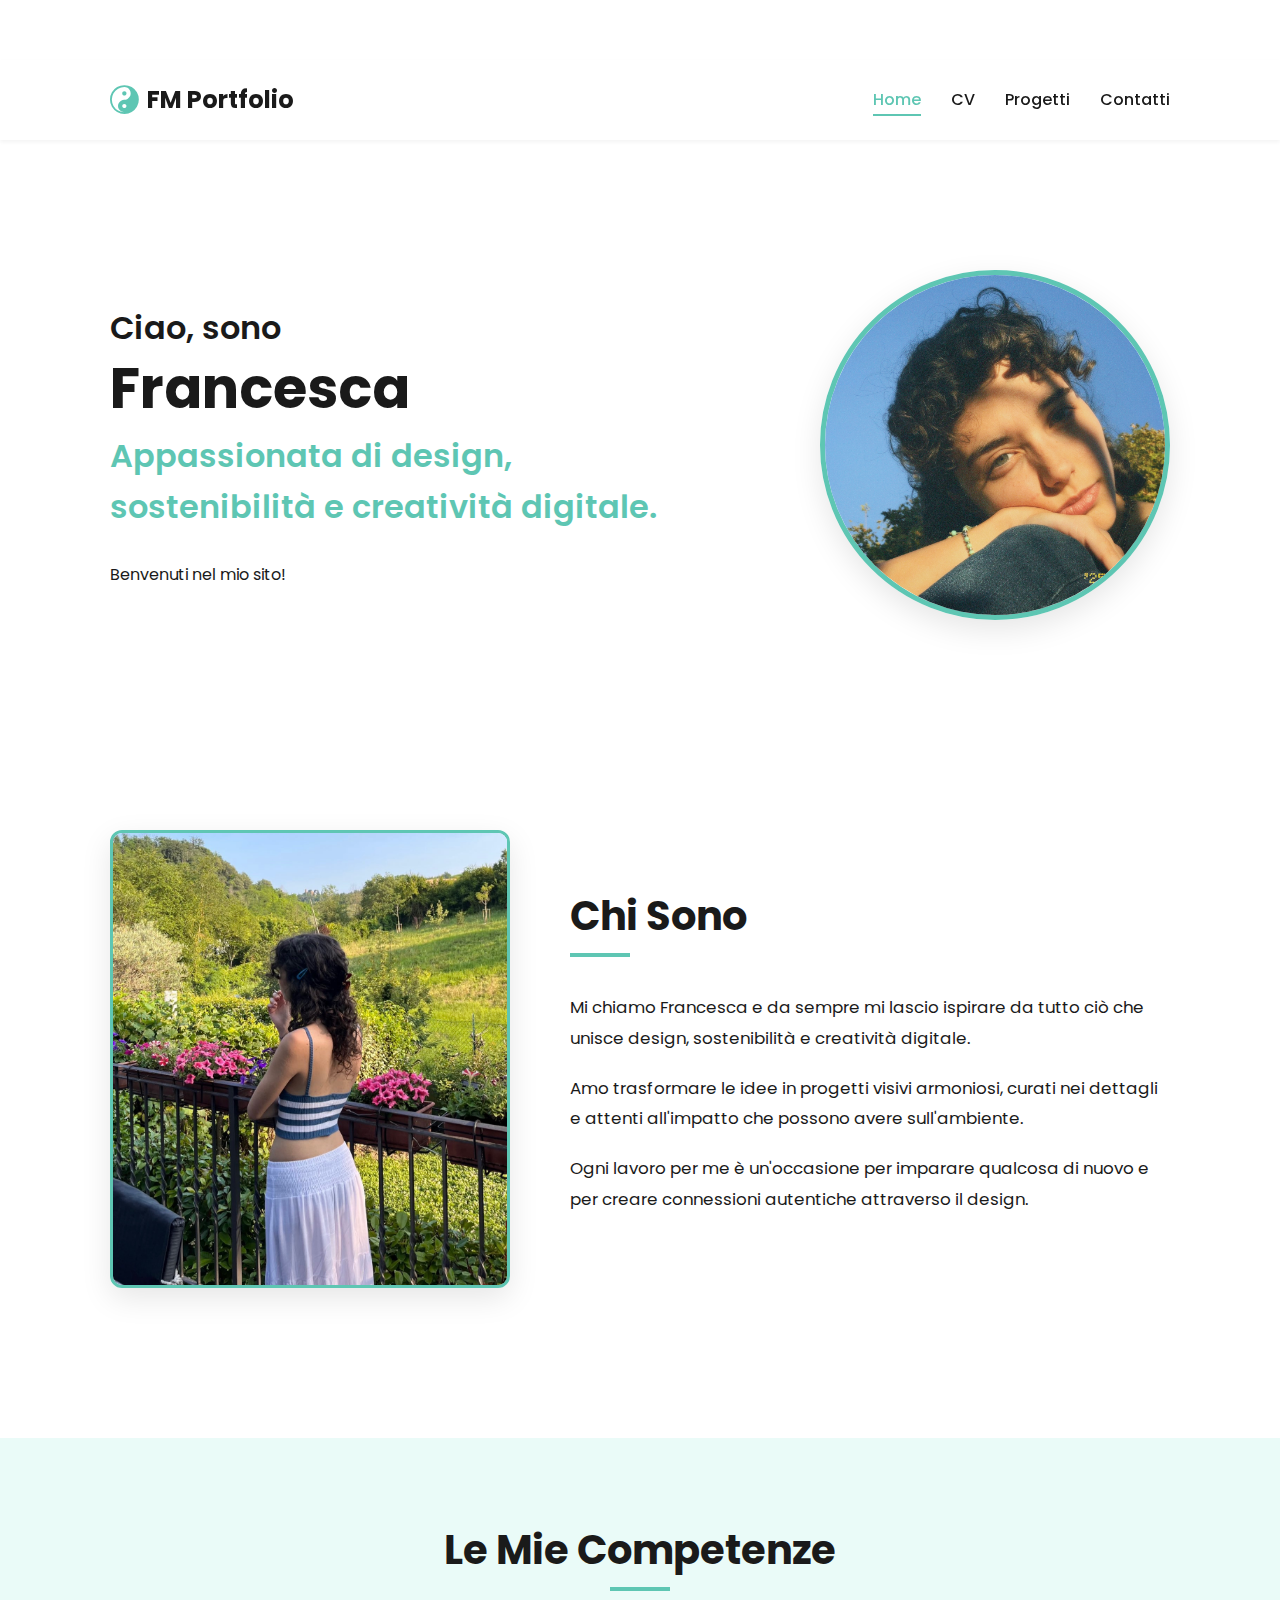
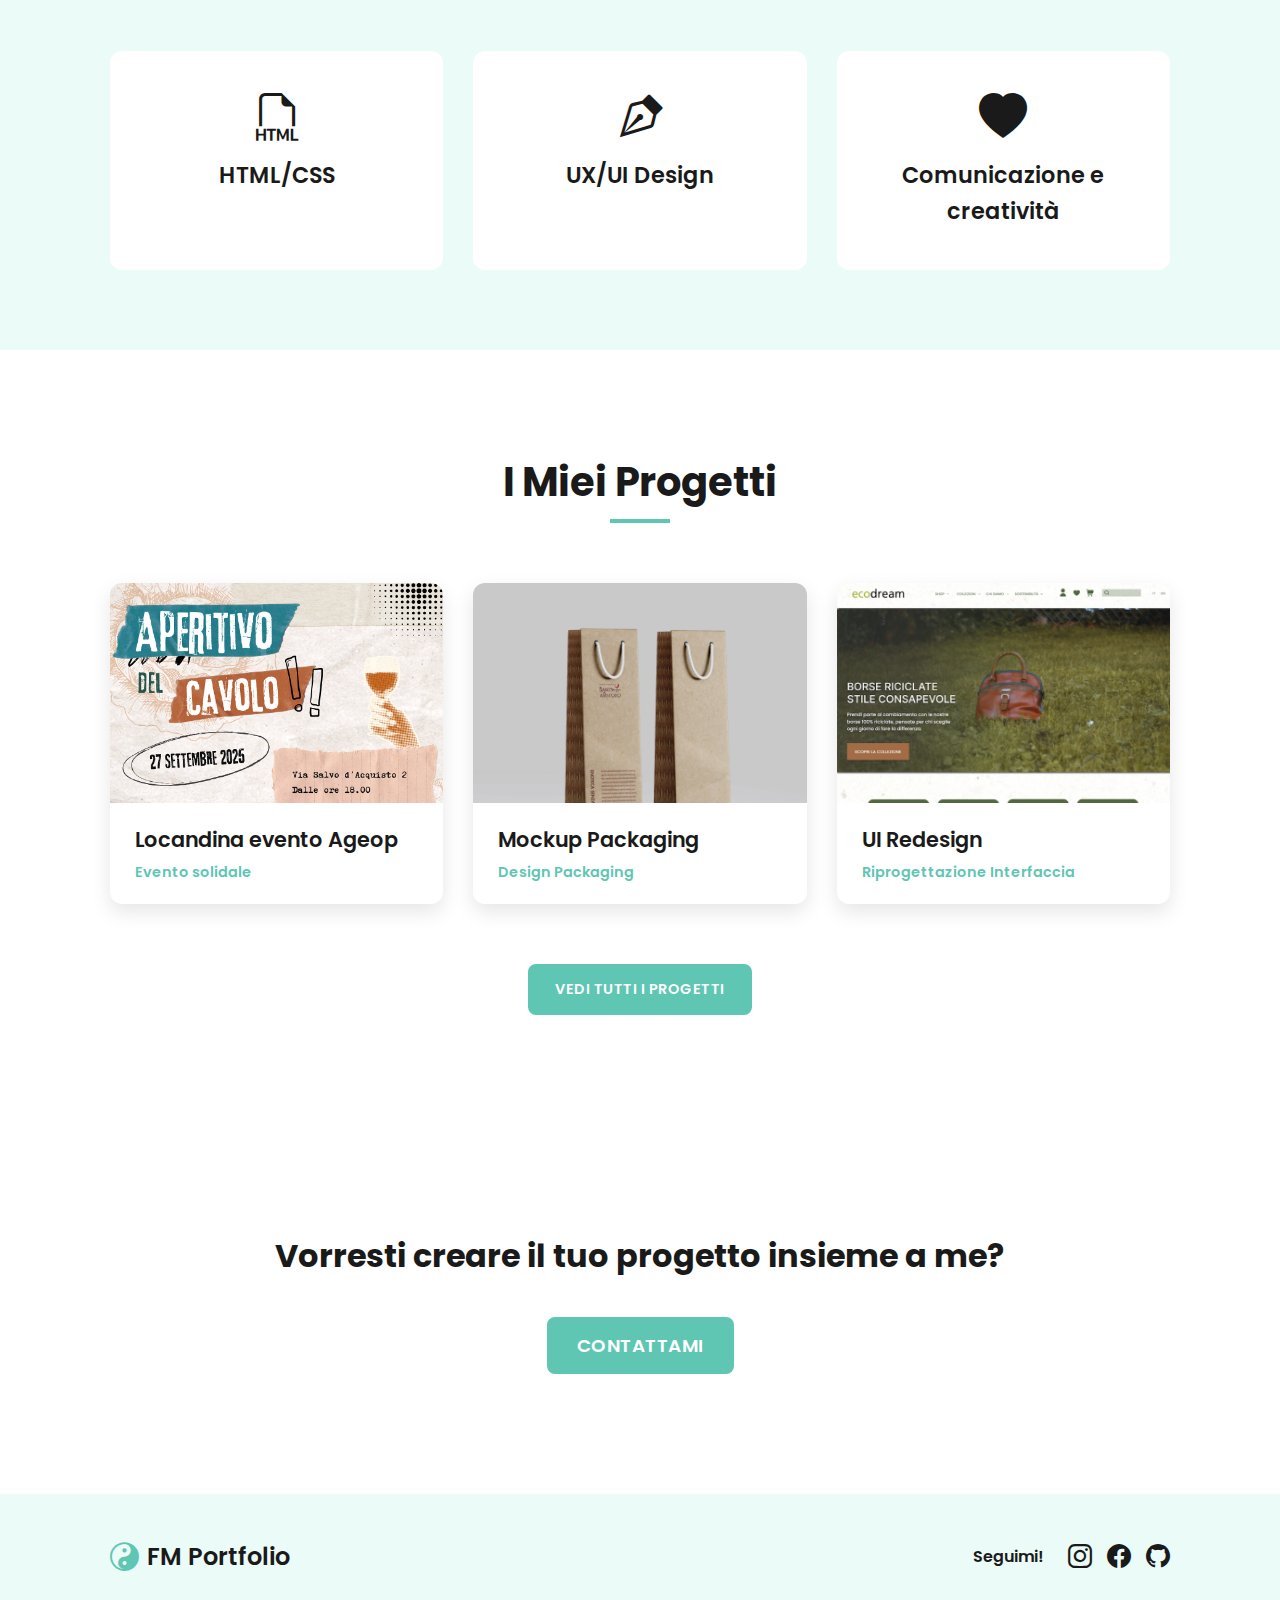
<file: index.html>
<!DOCTYPE html>
<html lang="it">
<head>

    <meta charset="utf-8">
    <meta name="viewport" content="width=device-width,initial-scale=1">
    <title>FM Portfolio - Home</title>

    <link href="https://cdn.jsdelivr.net/npm/bootstrap@5.3.3/dist/css/bootstrap.min.css" rel="stylesheet" integrity="sha384-QWTKZyjpPEjISv5WaRU9OFeRpok6YctnYmDr5pNlyT2bRjXh0" crossorigin="anonymous">
    
    <link rel="stylesheet" href="style.css">

    <meta property="og:title" content="Il tuo Nome | Portfolio Web Developer">

<meta property="og:type" content="website">

<meta property="og:url" content="https://github.com/Franesca333/Portfolio-web">

<meta property="og:description" content="Sviluppatrice creativa specializzata in HTML, CSS, e Responsive Design. Scopri i miei progetti e il mio CV!">

<meta property="og:image" content="https://github.com/Franesca333/Portfolio-webimages/social-preview.png">

<meta property="og:locale" content="it_IT">
    
    <meta property="og:title" content="FM Portfolio | Francesca, UX/UI e Grafica">
    <meta property="og:description" content="Portfolio di Francesca in UX/UI Design, Grafica e Creatività Digitale.">
    <meta property="og:image" content="img/foto-profilo.jpeg">
    <meta property="og:url" content="https://github.com/Franesca333/Portfolio-web">
    <meta property="og:type" content="website">
    
    <link href="https://fonts.googleapis.com/css2?family=Poppins:wght@300;400;600;700&display=swap" rel="stylesheet">
    <link href="https://cdn.jsdelivr.net/npm/bootstrap-icons@1.10.5/font/bootstrap-icons.css" rel="stylesheet">
    
    <link rel="icon" href="favicon.icon" type="image/x-icon">
</head>
<body>
    
    <header class="site-header" role="banner">
        <div class="container header-inner">
            <a class="brand" href="index.html" aria-label="FM Portfolio - Home">
                <i class="bi bi-yin-yang logo-icon" aria-hidden="true"></i>
                <span class="brand-text">FM Portfolio</span>
            </a>
            
            <button class="nav-toggle" aria-label="Apri menu" aria-expanded="false">
                <i class="bi bi-list"></i>
            </button>
            
            <nav class="main-nav" aria-label="Main navigation">
                <ul>
                    <li><a href="index.html" class="current">Home</a></li>
                    <li><a href="cv.html">CV</a></li>
                    <li><a href="progetti.html">Progetti</a></li>
                    <li><a href="contatti.html">Contatti</a></li>
                </ul>
            </nav>
        </div>
    </header>

    <main>
        
        <section class="hero-section">
            <div class="container hero-content">
                <div class="hero-text">
                    <p class="greeting">Ciao, sono</p>
                    <h1 class="hero-title">Francesca</h1> 
                    <h2 class="hero-subtitle">Appassionata di design, sostenibilità e creatività digitale.</h2>
                    <p class="hero-description">
                    
                    <p class="welcome message">Benvenuti nel mio sito!</p>
                </div>

                <div class="hero-image-wrapper">
                    <img src="img/foto-profilo.jpeg" alt="La mia foto profilo" class="hero-image">
                </div>
            </div>
        </section>

        <section class="about-section">
            <div class="container about-content">
                <div class="about-text">
                    <h2 class="section-title">Chi Sono</h2>
                    <p class="about-description">
                        Mi chiamo Francesca e da sempre mi lascio ispirare da tutto ciò che unisce design, sostenibilità e creatività digitale.
                    </p>
                    <p class="about-description">
                        Amo trasformare le idee in progetti visivi armoniosi, curati nei dettagli e attenti all'impatto che possono avere sull'ambiente.
                    </p>
                    <p class="about-description">
                        Ogni lavoro per me è un'occasione per imparare qualcosa di nuovo e per creare connessioni autentiche attraverso il design.
                    </p>
                </div>

                <div class="about-image-wrapper">
                    <img src="img/fotomia.jpg" alt="Foto mia dove lavoro" class="about-image">
                </div>
            </div>
        </section>

        <section class="skills-section">
            <div class="container">
                <h2 class="section-title text-center">Le Mie Competenze</h2>

                <div class="skills-grid">
                    
                   <div class="skill-card">
                        <i class="bi bi-filetype-html skill-icon"></i>
                        <h3 class="skill-title">HTML/CSS</h3>
                    </div>

                  <div class="skill-card">
                        <i class="bi bi-vector-pen skill-icon"></i>
                        <h3 class="skill-title">UX/UI Design</h3>
                    </div>

                    <div class="skill-card">
                        <i class="bi bi-heart-fill skill-icon"></i>
                        <h3 class="skill-title">Comunicazione e creatività</h3>
                    </div>
                </div>
            </div>
        </section>

        <section class="projects-section">
            <div class="container">
                <h2 class="section-title text-center">I Miei Progetti</h2>
                
                <div class="projects-grid">
                    
                    <div class="project-card">
                        <img src="img/locandina.jpeg" alt="Anteprima Progetto 1" class="project-image">
                        <div class="project-info">
                            <h3 class="project-title">Locandina evento Ageop</h3>
                            <p class="project-tags">Evento solidale</p>
                        </div>
                    </div>

                    <div class="project-card">
                        <img src="img/buste-banco.jpeg" alt="Anteprima Progetto 2" class="project-image">
                        <div class="project-info">
                            <h3 class="project-title">Mockup Packaging</h3>
                            <p class="project-tags">Design Packaging</p>
                        </div>
                    </div>

                    <div class="project-card">
                        <img src="img/ui 1.png" alt="Anteprima Progetto 3" class="project-image">
                        <div class="project-info">
                            <h3 class="project-title">UI Redesign
                            </h3>
                            <p class="project-tags">Riprogettazione Interfaccia</p>
                        </div>
                    </div>
                    
                </div>
                
                <div class="projects-cta">
                    <a href="progetti.html" class="btn btn-primary btn-large">Vedi tutti i progetti</a>
                </div>
            </div>
        </section>

        <section class="final-cta-section">
            <div class="container text-center">
                <h2 class="final-cta-title">Vorresti creare il tuo progetto insieme a me?</h2>
                
                <a href="contatti.html" class="btn btn-primary btn-final-cta">Contattami</a>
            </div>
        </section>
        
    </main>
    
    <footer class="site-footer">
        <div class="container footer-content">
            
            <a class="brand footer-brand" href="index.html" aria-label="FM Portfolio - Home">
                <i class="bi bi-yin-yang logo-icon" aria-hidden="true"></i>
                <span class="brand-text">FM Portfolio</span>
            </a>

            <div class="social-links footer-socials">
              <span class="social-prompt">Seguimi!</span>
                <a href="[LINK_INSTAGRAM]" aria-label="Instagram" target="_blank">
                    <i class="bi bi-instagram"></i>
                </a>
                <a href="[LINK_FACEBOOK]" aria-label="Facebook" target="_blank">
                    <i class="bi bi-facebook"></i>
                </a>
                <a href="[LINK_GITHUB]" aria-label="Github" target="_blank">
                    <i class="bi bi-github"></i>
                </a>
            </div>
            
        </div>
    </footer>
    
    <script>
        const navToggle = document.querySelector('.nav-toggle');
        const mainNav = document.querySelector('.main-nav');

        navToggle.addEventListener('click', () => {
            navToggle.classList.toggle('active');
            
            mainNav.classList.toggle('open');
    
            const isExpanded = navToggle.getAttribute('aria-expanded') === 'true' || false;
            navToggle.setAttribute('aria-expanded', !isExpanded);
        });
    </script>
    
</body>
</html>
</file>
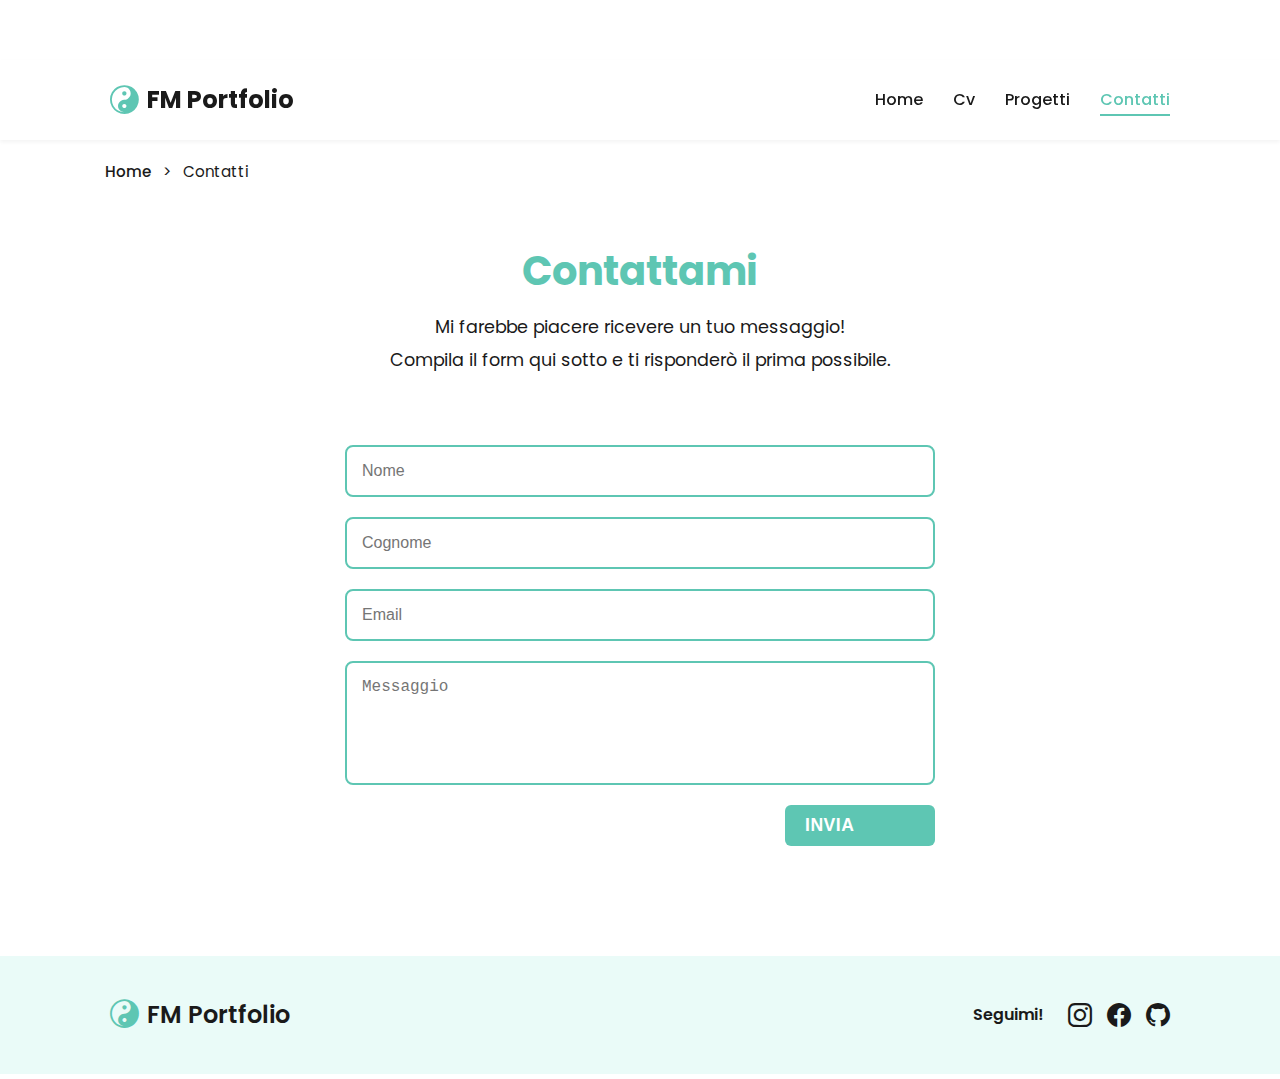
<file: contatti.html>
<html lang="it">
<head>
    <meta charset="utf-8">
    <meta name="viewport" content="width=device-width,initial-scale=1">
    <title>FM Portfolio - Home</title>

    <link href="https://cdn.jsdelivr.net/npm/bootstrap@5.3.3/dist/css/bootstrap.min.css" rel="stylesheet" integrity="sha384-QWTKZyjpPEjISv5WaRU9OFeRpok6YctnYmDr5pNlyT2bRjXh0" crossorigin="anonymous">
    
    <link rel="stylesheet" href="style.css">
    
    <meta property="og:title" content="Il tuo Nome | Portfolio Web Developer">

<meta property="og:type" content="website">

<meta property="og:url" content="https://[TUO_USERNAME].github.io/[NOME_REPO]">

<meta property="og:description" content="Sviluppatrice Front-End specializzata in HTML, CSS, JavaScript e Responsive Design. Scopri il mio percorso e i miei progetti.">

<meta property="og:image" content="https://[TUO_USERNAME].github.io/[NOME_REPO]/images/social-preview.png">

<meta property="og:locale" content="it_IT">

     <meta property="og:title" content="FM Portfolio | Francesca, UX/UI e Grafica">
    <meta property="og:description" content="Portfolio di Francesca in UX/UI Design, Grafica e Creatività Digitale.">
    <meta property="og:image" content="img/foto-profilo.jpeg">
    <meta property="og:url" content="[IL TUO URL FINALE]">
    <meta property="og:type" content="website">
    
    <link href="https://fonts.googleapis.com/css2?family=Poppins:wght@300;400;600;700&display=swap" rel="stylesheet">
    <link href="https://cdn.jsdelivr.net/npm/bootstrap-icons@1.10.5/font/bootstrap-icons.css" rel="stylesheet">
    
    <link rel="icon" href="favicon.icon" type="image/x-icon">
</head>
<body>
    
    <header class="site-header" role="banner">
        <div class="container header-inner">
            <a class="brand" href="index.html" aria-label="FM Portfolio - Home">
                <i class="bi bi-yin-yang logo-icon" aria-hidden="true"></i>
                <span class="brand-text">FM Portfolio</span>
            </a>
            
            <button class="nav-toggle" aria-label="Apri menu" aria-expanded="false">
                <i class="bi bi-list"></i>
            </button>
            
            <nav class="main-nav" aria-label="Main navigation">
                <ul>
                    <li><a href="index.html">Home</a></li>
                    <li><a href="cv.html">Cv</a></li>
                    <li><a href="progetti.html">Progetti</a></li>
                    <li><a href="contatti.html" class="current">Contatti</a></li>
                </ul>
            </nav>
        </div>
    </header>

    <div class="container breadcrumb-nav">
        <a href="index.html" class="breadcrumb-link">Home</a> 
        <span class="breadcrumb-separator">></span> 
        <span class="breadcrumb-current">Contatti</span>
    </div>

    <div class="name-fields row">

    </div>
    <main class="contact-page-main">
        <div class="container">
            
            <h1 class="contact-title text-center">Contattami</h1>
            <p class="contact-subtitle text-center">Mi farebbe piacere ricevere un tuo messaggio!</p>
            <p class="contact-subtitle text-center instruction">Compila il form qui sotto e ti risponderò il prima possibile.</p>

            <form class="contact-form" action="[URL_PER_INVIARE_I_DATI]" method="POST">
    
    <div class="row g-4"> 
    <div class="form-group col-12 col-md-6">
        <input type="text" id="name" name="name" placeholder="Nome" required>
    </div>
    <div class="form-group col-12 col-md-6">
        <input type="text" id="surname" name="surname" placeholder="Cognome" required>
    </div>
</div>

<div class="row g-4"> 
    <div class="form-group col-12">
        <input type="email" id="email" name="email" placeholder="Email" required>
    </div>
</div>

<div class="row g-4">
    <div class="form-group col-12">
        <textarea id="message" name="message" placeholder="Messaggio" rows="5" required></textarea>
    </div>
</div>

    <div class="submit-button-wrapper">
        <button type="submit" class="btn btn-primary btn-submit">Invia</button>
    </div>
    
</form>

    </main>
    
     <footer class="site-footer">
    <div class="container footer-content">
        
        <a class="brand footer-brand" href="index.html" aria-label="FM Portfolio - Home">
            <i class="bi bi-yin-yang logo-icon" aria-hidden="true"></i>
            <span class="brand-text">FM Portfolio</span>
        </a>

        <div class="social-links footer-socials">
          <div class="social-links footer-socials"></div>
          <span class="social-prompt">Seguimi!</span>
            <a href="[LINK_INSTAGRAM]" aria-label="Instagram" target="_blank">
                <i class="bi bi-instagram"></i>
            </a>
            <a href="[LINK_FACEBOOK]" aria-label="Facebook" target="_blank">
                <i class="bi bi-facebook"></i>
            </a>
              <a href="https://github.com/Franesca333/SITO.git" aria-label="Github" target="_blank">
                    <i class="bi bi-github"></i>
            </a>
        </div>
        
    </div>
</footer>
<script>
        const navToggle = document.querySelector('.nav-toggle');
        const mainNav = document.querySelector('.main-nav');

        navToggle.addEventListener('click', () => {
            navToggle.classList.toggle('active');
            
            mainNav.classList.toggle('open');
    
            const isExpanded = navToggle.getAttribute('aria-expanded') === 'true' || false;
            navToggle.setAttribute('aria-expanded', !isExpanded);
        });
    </script>
    
</body>
</html>
</file>
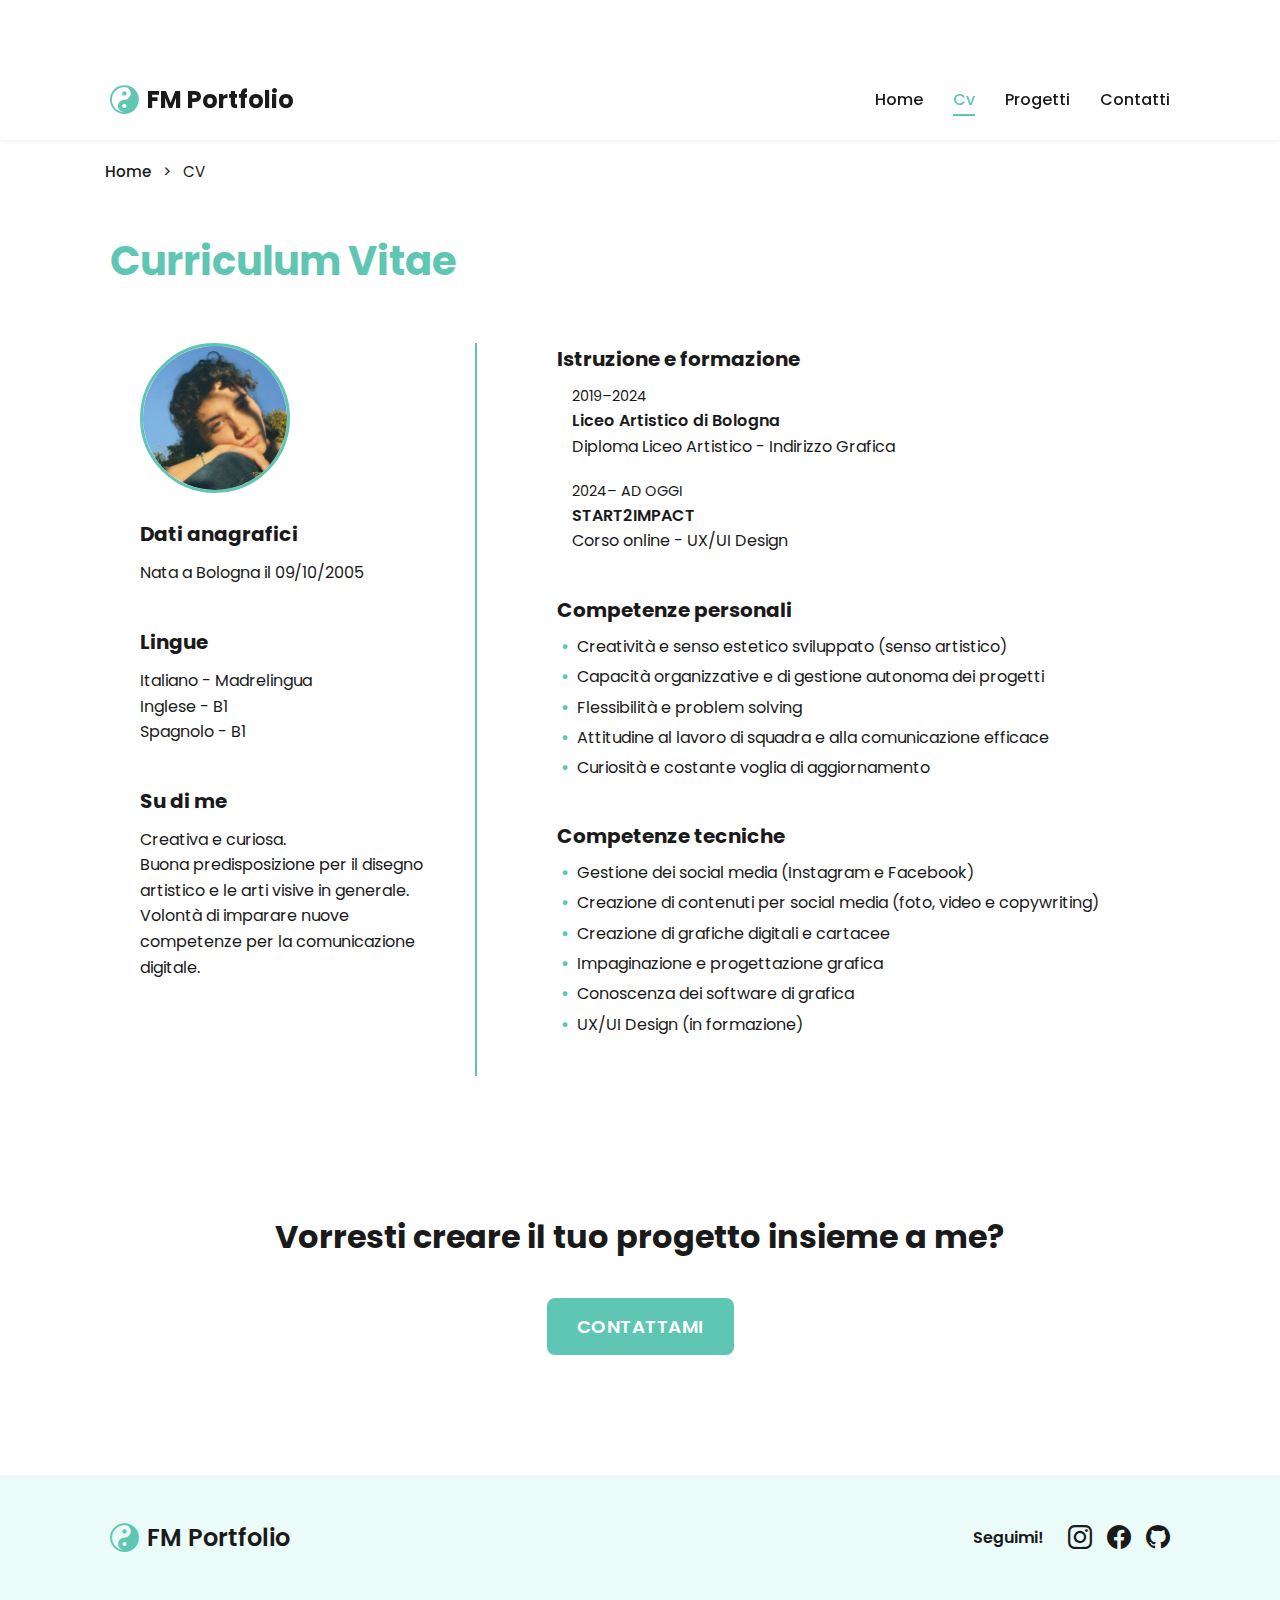
<file: cv.html>
<!DOCTYPE html>
<html lang="it">
<head>
    <meta charset="utf-8">
    <meta name="viewport" content="width=device-width,initial-scale=1">
    <title>FM Portfolio - Home</title>
    
    <link href="https://cdn.jsdelivr.net/npm/bootstrap@5.3.3/dist/css/bootstrap.min.css" rel="stylesheet" integrity="sha384-QWTKZyjpPEjISv5WaRU9OFeRpok6YctnYmDr5pNlyT2bRjXh0" crossorigin="anonymous">
    
    <link rel="stylesheet" href="style.css">

    <meta property="og:title" content="Il tuo Nome | Portfolio Web Developer">

<meta property="og:type" content="website">

<meta property="og:url" content="https://[TUO_USERNAME].github.io/[NOME_REPO]">

<meta property="og:description" content="Sviluppatrice Front-End specializzata in HTML, CSS, JavaScript e Responsive Design. Scopri i miei progetti e il mio CV.">

<meta property="og:image" content="https://[TUO_USERNAME].github.io/[NOME_REPO]/images/social-preview.png">

<meta property="og:locale" content="it_IT">

     <meta property="og:title" content="FM Portfolio | Francesca, UX/UI e Grafica">
    <meta property="og:description" content="Portfolio di Francesca in UX/UI Design, Grafica e Creatività Digitale.">
    <meta property="og:image" content="img/foto-profilo.jpeg">
    <meta property="og:url" content="[IL TUO URL FINALE]">
    <meta property="og:type" content="website">
    
    <link href="https://fonts.googleapis.com/css2?family=Poppins:wght@300;400;600;700&display=swap" rel="stylesheet">
    <link href="https://cdn.jsdelivr.net/npm/bootstrap-icons@1.10.5/font/bootstrap-icons.css" rel="stylesheet">
    
    <link rel="icon" href="favicon.icon" type="image/x-icon">
</head>
<body>
    
    <header class="site-header" role="banner">
        <div class="container header-inner">
            <a class="brand" href="index.html" aria-label="FM Portfolio - Home">
                <i class="bi bi-yin-yang logo-icon" aria-hidden="true"></i>
                <span class="brand-text">FM Portfolio</span>
            </a>
            
            <button class="nav-toggle" aria-label="Apri menu" aria-expanded="false">
                <i class="bi bi-list"></i>
            </button>
            
            <nav class="main-nav" aria-label="Main navigation">
                <ul>
                    <li><a href="index.html">Home</a></li>
                    <li><a href="cv.html" class="current">Cv</a></li>
                    <li><a href="progetti.html">Progetti</a></li>
                    <li><a href="contatti.html">Contatti</a></li>
                </ul>
            </nav>
        </div>
    </header>

<link rel="stylesheet" href="style.css">

</header> <div class="container breadcrumb-nav">
        <a href="index.html" class="breadcrumb-link">Home</a> 
        <span class="breadcrumb-separator">></span> 
        <span class="breadcrumb-current">CV</span>
    </div>
    <main class="cv-page-main">
    

    <main class="cv-page-main">
        <div class="container cv-container">
            
            <h2 class="cv-title">Curriculum Vitae</h2>

            <div class="cv-content-wrapper">
                
                <div class="cv-col-left">
                    <div class="cv-photo-wrapper">
                        <img src="img/foto-profilo.jpeg" alt="Foto Curriculum" class="cv-photo"> 
                    </div>

                    <div class="info-block">
                        <h3>Dati anagrafici</h3>
                        <p>Nata a Bologna il 09/10/2005</p>
                    </div>

                    <div class="info-block">
                        <h3>Lingue</h3>
                        <p>Italiano - Madrelingua</p>
                        <p>Inglese - B1</p>
                        <p>Spagnolo - B1</p>
                    </div>

                    <div class="info-block">
                        <h3>Su di me</h3>
                        <p>Creativa e curiosa.
                        <p>
                            Buona predisposizione per il disegno artistico e le arti visive in generale.
                         <p>
                            Volontà di imparare nuove competenze per la comunicazione digitale.
                        </p>
                    </div>
                </div> 
                
                
                <div class="cv-col-right">

                    <div class="cv-section">
                        <h3><i class="fas fa-graduation-cap"></i> Istruzione e formazione</h3>
                        <div class="timeline-item">
                            <p class="timeline-date">2019–2024</p>
                            <p class="timeline-title">Liceo Artistico di Bologna</p>
                            <p class="timeline-subtitle">Diploma Liceo Artistico - Indirizzo Grafica</p>
                        </div>
                        <div class="timeline-item">
                            <p class="timeline-date">2024– AD OGGI</p>
                            <p class="timeline-title">START2IMPACT</p>
                            <p class="timeline-subtitle">Corso online - UX/UI Design</p>
                        </div>
                    </div>

                    <div class="cv-section">
                        <h3><i class="fas fa-user-check"></i> Competenze personali</h3>
                        <ul class="skills-list">
                            <li>Creatività e senso estetico sviluppato (senso artistico)</li>
                            <li>Capacità organizzative e di gestione autonoma dei progetti</li>
                            <li>Flessibilità e problem solving</li>
                            <li>Attitudine al lavoro di squadra e alla comunicazione efficace</li>
                            <li>Curiosità e costante voglia di aggiornamento</li>
                        </ul>
                    </div>
                    
                    <div class="cv-section">
                        <h3><i class="fas fa-tools"></i> Competenze tecniche</h3>
                        <ul class="skills-list">
                            <li>Gestione dei social media (Instagram e Facebook)</li>
                            <li>Creazione di contenuti per social media (foto, video e copywriting)</li>
                            <li>Creazione di grafiche digitali e cartacee</li>
                            <li>Impaginazione e progettazione grafica</li>
                            <li>Conoscenza dei software di grafica</li>
                            <li>UX/UI Design (in formazione)</li>
                        </ul>
                    </div>

                </div>

            </div>
        </div>
    </main>

    <section class="final-cta-section">
    <div class="container text-center">
        <h2 class="final-cta-title">Vorresti creare il tuo progetto insieme a me?</h2>
        
        <a href="contatti.html" class="btn btn-primary btn-final-cta">Contattami</a>
    </div>
</section>
    
    <footer class="site-footer">
    <div class="container footer-content">
        
        <a class="brand footer-brand" href="index.html" aria-label="FM Portfolio - Home">
            <i class="bi bi-yin-yang logo-icon" aria-hidden="true"></i>
            <span class="brand-text">FM Portfolio</span>
        </a>

        <div class="social-links footer-socials">
          <div class="social-links footer-socials"></div>
          <span class="social-prompt">Seguimi!</span>
            <a href="[LINK_INSTAGRAM]" aria-label="Instagram" target="_blank">
                <i class="bi bi-instagram"></i>
            </a>
            <a href="[LINK_FACEBOOK]" aria-label="Facebook" target="_blank">
                <i class="bi bi-facebook"></i>
            </a>
            <a href="[LINK_GITHUB]" aria-label="Github" target="_blank">
                <i class="bi bi-github"></i>
            </a>
        </div>
        
    </div>
</footer>
<script>
        const navToggle = document.querySelector('.nav-toggle');
        const mainNav = document.querySelector('.main-nav');

        navToggle.addEventListener('click', () => {
            navToggle.classList.toggle('active');
            
            mainNav.classList.toggle('open');
    
            const isExpanded = navToggle.getAttribute('aria-expanded') === 'true' || false;
            navToggle.setAttribute('aria-expanded', !isExpanded);
        });
    </script>
    
</body>
</html>
</file>
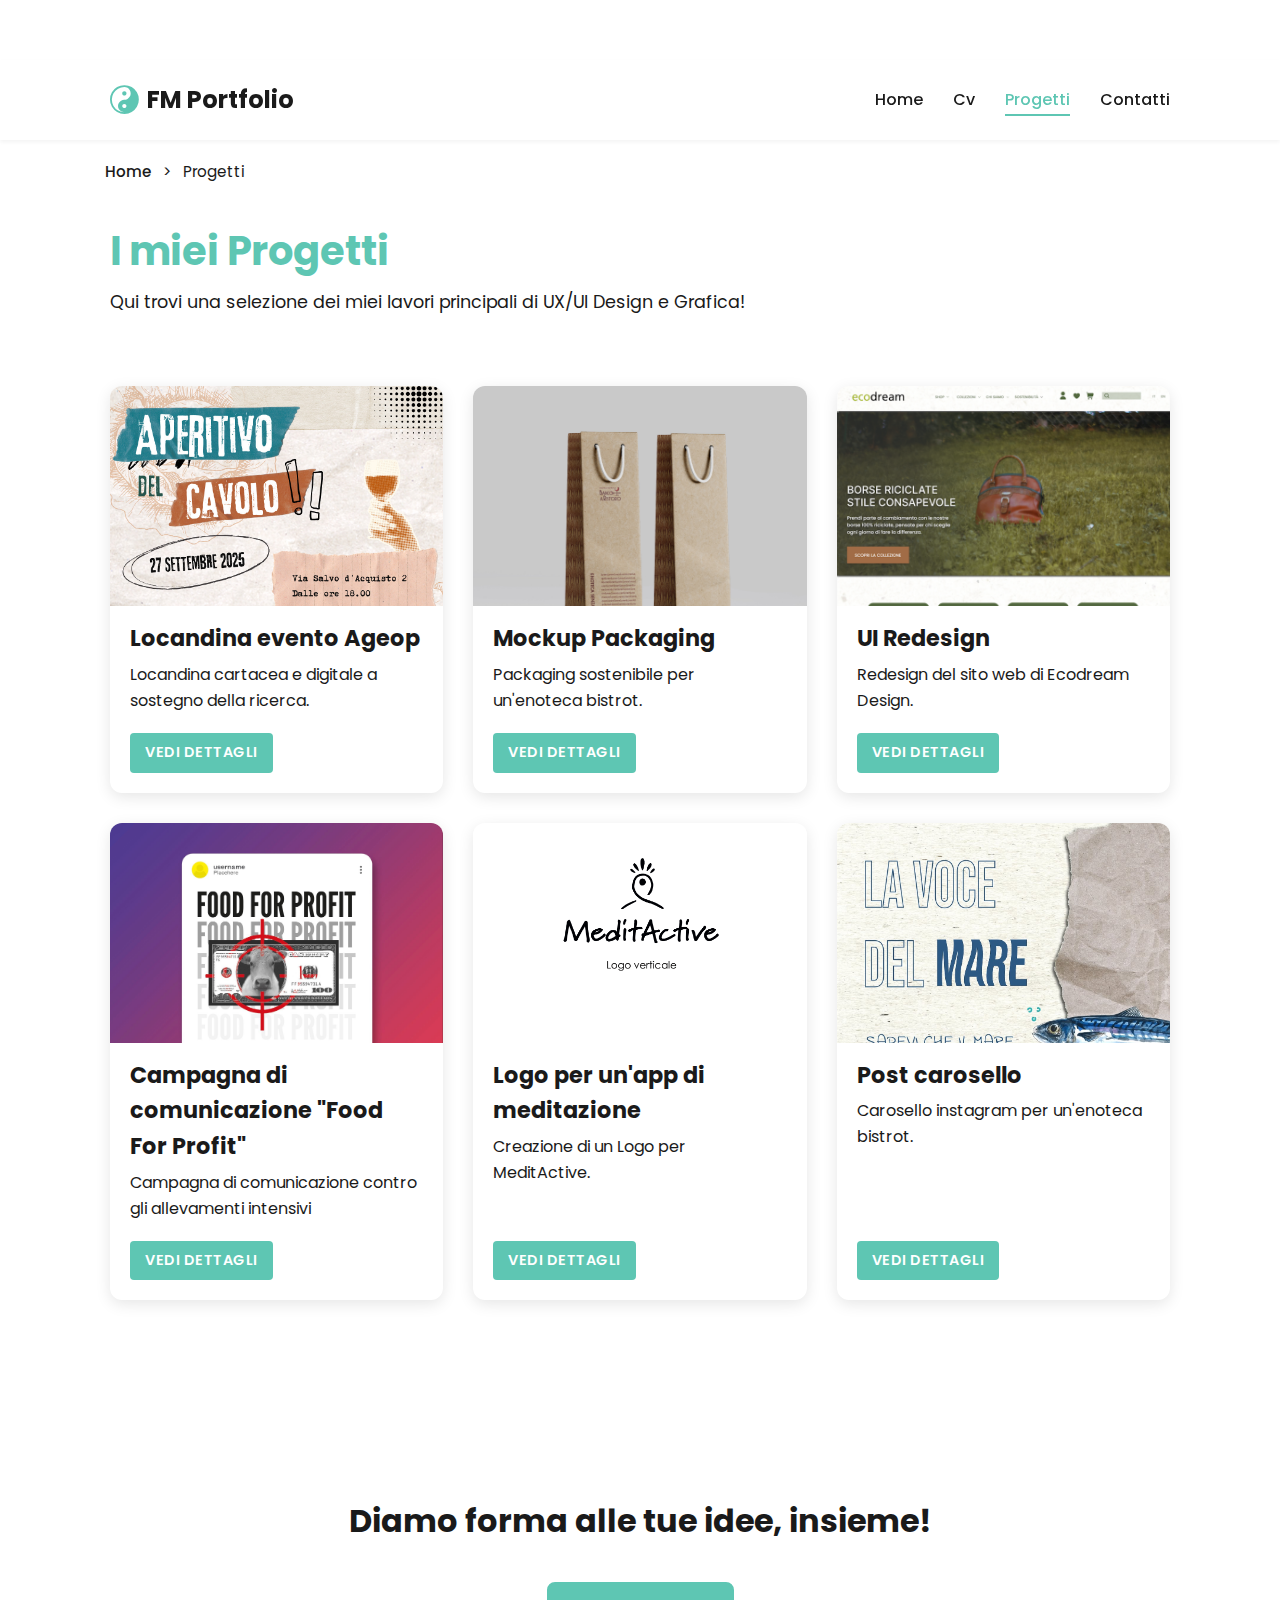
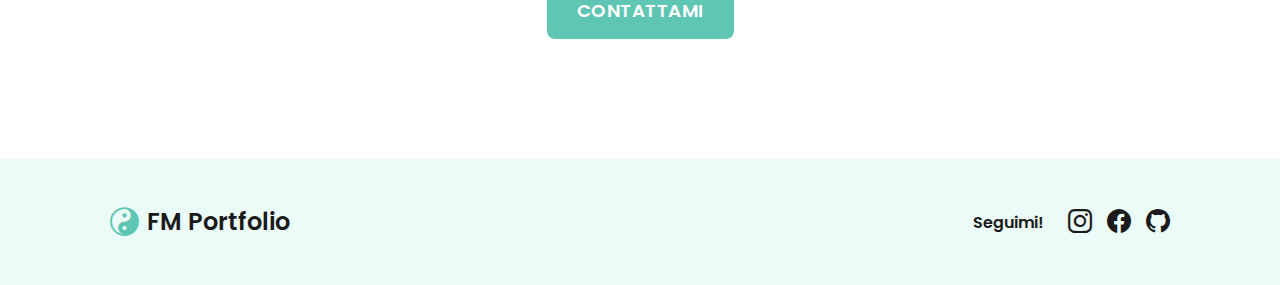
<file: progetti.html>
<!DOCTYPE html>
<html lang="it">
<head>

    <meta charset="utf-8">
    <meta name="viewport" content="width=device-width,initial-scale=1">
    <title>FM Portfolio - Progetti</title>

    <link href="https://cdn.jsdelivr.net/npm/bootstrap@5.3.3/dist/css/bootstrap.min.css" rel="stylesheet" integrity="sha384-QWTKZyjpPEjISv5WaRU9OFeRpok6YctnYmDr5pNlyT2bRjXh0" crossorigin="anonymous">
    
   <link rel="stylesheet" href="style.css">

    <meta property="og:title" content="Il tuo Nome | Portfolio Web Developer">

<meta property="og:type" content="website">

<meta property="og:url" content="https://[TUO_USERNAME].github.io/[NOME_REPO]">

<meta property="og:description" content="Sviluppatrice Front-End specializzata in HTML, CSS, JavaScript e Responsive Design. Scopri i miei progetti e il mio CV.">

<meta property="og:image" content="https://[TUO_USERNAME].github.io/[NOME_REPO]/images/social-preview.png">

<meta property="og:locale" content="it_IT">

    <meta property="og:title" content="FM Portfolio | Francesca, UX/UI e Grafica">
    <meta property="og:description" content="Portfolio di Francesca in UX/UI Design, Grafica e Creatività Digitale.">
    <meta property="og:image" content="img/foto-profilo.jpeg">
    <meta property="og:url" content="[IL TUO URL FINALE]">
    <meta property="og:type" content="website">
    
    <link href="https://fonts.googleapis.com/css2?family=Poppins:wght@300;400;600;700&display=swap" rel="stylesheet">
    <link href="https://cdn.jsdelivr.net/npm/bootstrap-icons@1.10.5/font/bootstrap-icons.css" rel="stylesheet">
    <link rel="icon" href="favicon.icon" type="image/x-icon">
</head>
<body>
    
    <header class="site-header" role="banner">
        <div class="container header-inner">
            <a class="brand" href="index.html" aria-label="FM Portfolio - Home">
                <i class="bi bi-yin-yang logo-icon" aria-hidden="true"></i>
                <span class="brand-text">FM Portfolio</span>
            </a>
            <button class="nav-toggle" aria-label="Apri menu" aria-expanded="false">
                <i class="bi bi-list"></i>
            </button>
            <nav class="main-nav" aria-label="Main navigation">
                <ul>
                    <li><a href="index.html">Home</a></li>
                    <li><a href="cv.html">Cv</a></li>
                    <li><a href="progetti.html" class="current">Progetti</a></li>
                    <li><a href="contatti.html">Contatti</a></li>
                </ul>
            </nav>
        </div>
    </header> 
    
    <div class="container breadcrumb-nav">
        <a href="index.html" class="breadcrumb-link">Home</a> 
        <span class="breadcrumb-separator">></span> 
        <span class="breadcrumb-current">Progetti</span>
    </div>

    <main class="projects-page-main">
        <div class="container">
            
            <h1 class="projects-title">I miei Progetti</h1>
            <p class="projects-subtitle">Qui trovi una selezione dei miei lavori principali di UX/UI Design e Grafica!</p>
            
            <div class="projects-grid">
                
                <div class="project-card">
                    <img src="img/locandina.jpeg" alt="Anteprima Progetto 1" class="project-image">
                    <div class="card-content">
                        <h3 class="card-title">Locandina evento Ageop</h3>
                        <p class="card-description">Locandina cartacea e digitale a sostegno della ricerca.</p>
                        <a href="progetto-singolo-1.html" class="btn btn-card">Vedi Dettagli</a>
                        <a href="progetto/locandina-ageop.html"</></a>
                    </div>
                </div>

                <div class="project-card">
                    <img src="img/buste-banco.jpeg" alt="Anteprima Progetto 2" class="project-image">
                    <div class="card-content">
                        <h3 class="card-title">Mockup Packaging </h3>
                        <p class="card-description">Packaging sostenibile per un'enoteca bistrot.</p>
                        <a href="progetto-singolo-2.html" class="btn btn-card">Vedi Dettagli</a>
                    </div>
                </div>
                
                <div class="project-card">
                    <img src="img/ui 1.png" alt="Anteprima Progetto 3" class="project-image">
                    <div class="card-content">
                        <h3 class="card-title">UI Redesign</h3>
                        <p class="card-description">Redesign del sito web di Ecodream Design.</p>
                        <a href="progetto-singolo-3.html" class="btn btn-card">Vedi Dettagli</a>
                    </div>
                </div>
                
                <div class="project-card">
                    <img src="img/FFP-igpost.jpeg" alt="Anteprima Progetto 4" class="project-image">
                    <div class="card-content">
                        <h3 class="card-title">Campagna di comunicazione "Food For Profit"</h3>
                        <p class="card-description">Campagna di comunicazione contro gli allevamenti intensivi</p>
                        <a href="progetto-singolo-4.html" class="btn btn-card">Vedi Dettagli</a>
                    </div>
                </div>
                
                <div class="project-card">
                    <img src="img/medit 3.png" alt="Anteprima Progetto 5" class="project-image">
                    <div class="card-content">
                        <h3 class="card-title">Logo per un'app di meditazione</h3>
                        <p class="card-description"> Creazione di un Logo per MeditActive.</p>
                        <a href="progetto-singolo-5.html" class="btn btn-card">Vedi Dettagli</a>
                    </div>
                </div>
                
                <div class="project-card">
                    <img src="img/carosello.jpeg" alt="Anteprima Progetto 6" class="project-image">
                    <div class="card-content">
                        <h3 class="card-title">Post carosello</h3>
                        <p class="card-description">Carosello instagram per un'enoteca bistrot.</p>
                        <a href="progetto-singolo-6.html" class="btn btn-card">Vedi Dettagli</a>
                    </div>
                </div>
                
            </div>
            
        </div>
    </main>
    
    <section class="final-cta-section">
        <div class="container text-center">
            <h2 class="final-cta-title">Diamo forma alle tue idee, insieme!</h2>
            <a href="contatti.html" class="btn btn-primary btn-final-cta">Contattami</a>
        </div>
    </section>

    <footer class="site-footer">
    <div class="container footer-content">
        
        <a class="brand footer-brand" href="index.html" aria-label="FM Portfolio - Home">
            <i class="bi bi-yin-yang logo-icon" aria-hidden="true"></i>
            <span class="brand-text">FM Portfolio</span>
        </a>

        <div class="social-links footer-socials">
          <div class="social-links footer-socials"></div>
          <span class="social-prompt">Seguimi!</span>
            <a href="[LINK_INSTAGRAM]" aria-label="Instagram" target="_blank">
                <i class="bi bi-instagram"></i>
            </a>
            <a href="[LINK_FACEBOOK]" aria-label="Facebook" target="_blank">
                <i class="bi bi-facebook"></i>
            </a>
             <a href="https://github.com/Franesca333/SITO.git" aria-label="Github" target="_blank">
                    <i class="bi bi-github"></i>
            </a>
        </div>
        
    </div>
</footer>
<script>
        const navToggle = document.querySelector('.nav-toggle');
        const mainNav = document.querySelector('.main-nav');

        navToggle.addEventListener('click', () => {
            navToggle.classList.toggle('active');
            
            mainNav.classList.toggle('open');
    
            const isExpanded = navToggle.getAttribute('aria-expanded') === 'true' || false;
            navToggle.setAttribute('aria-expanded', !isExpanded);
        });
    </script>
    
</body>
</html>
</file>
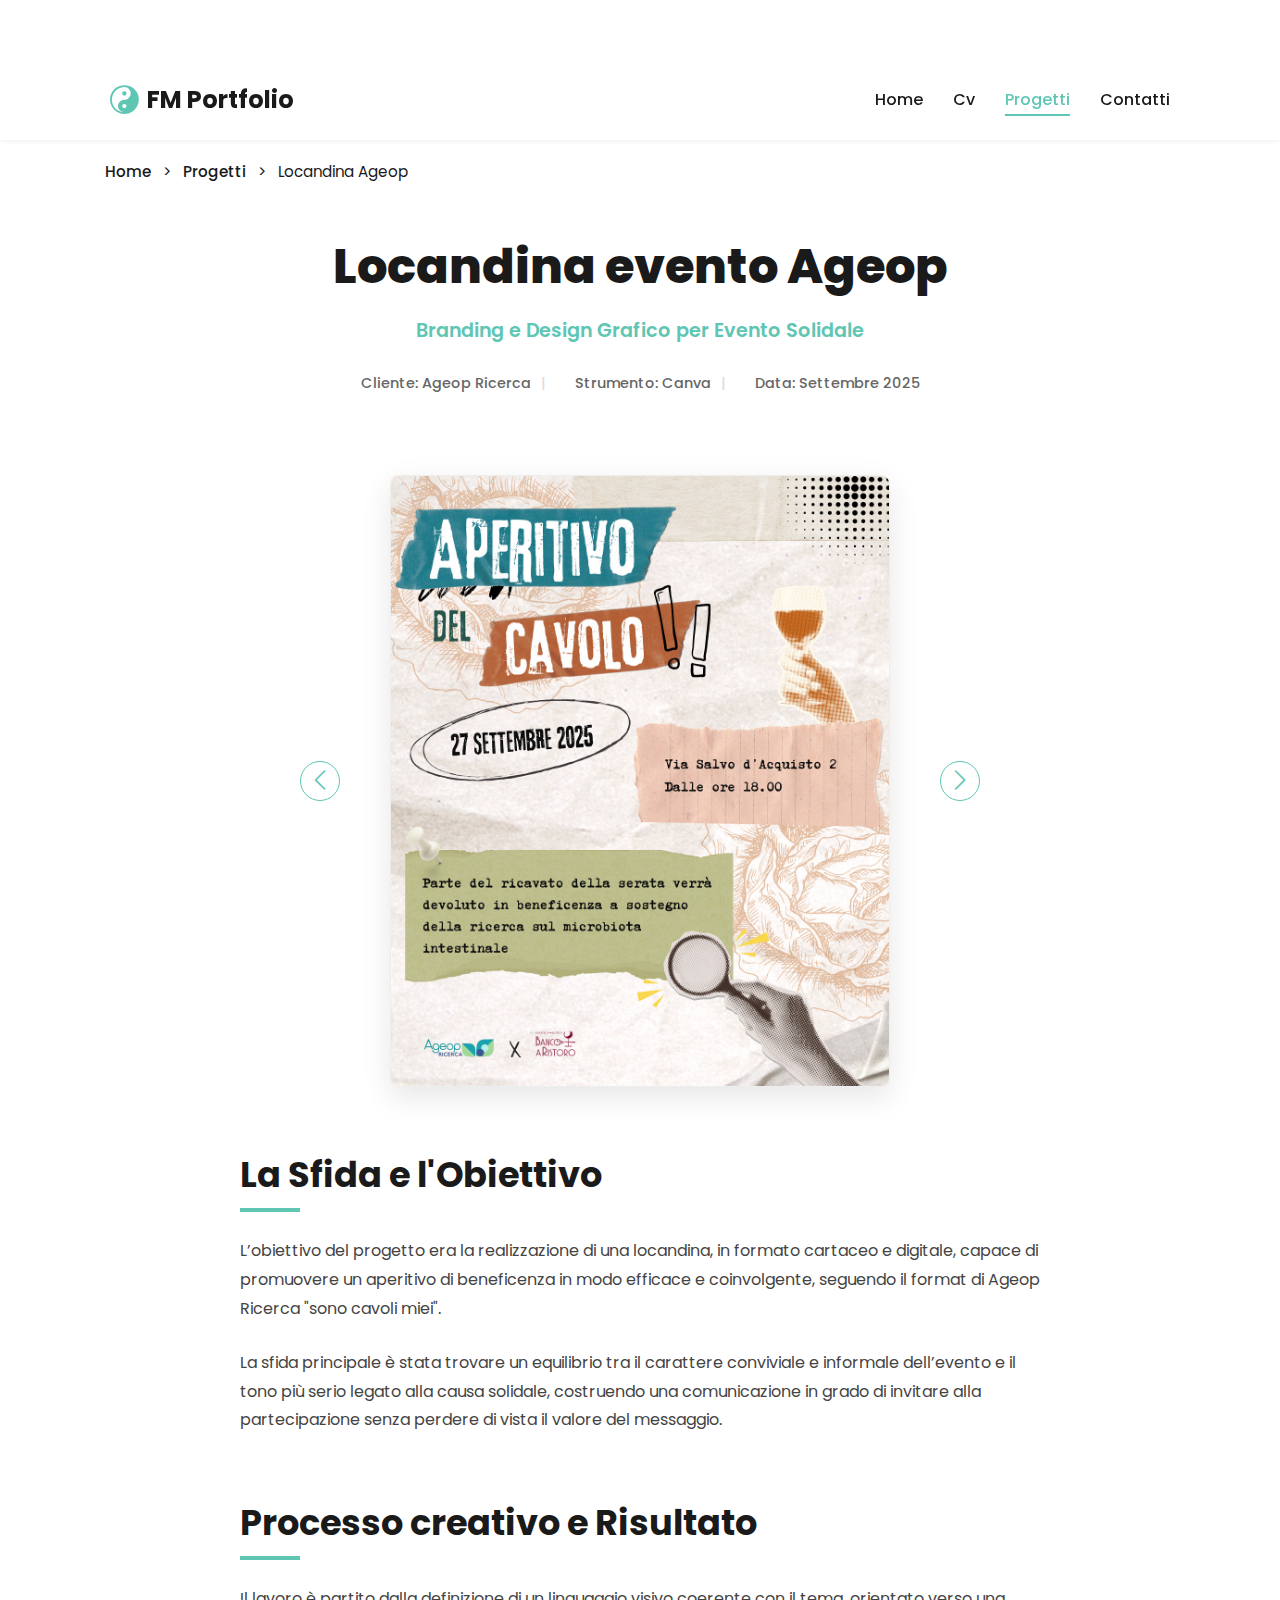
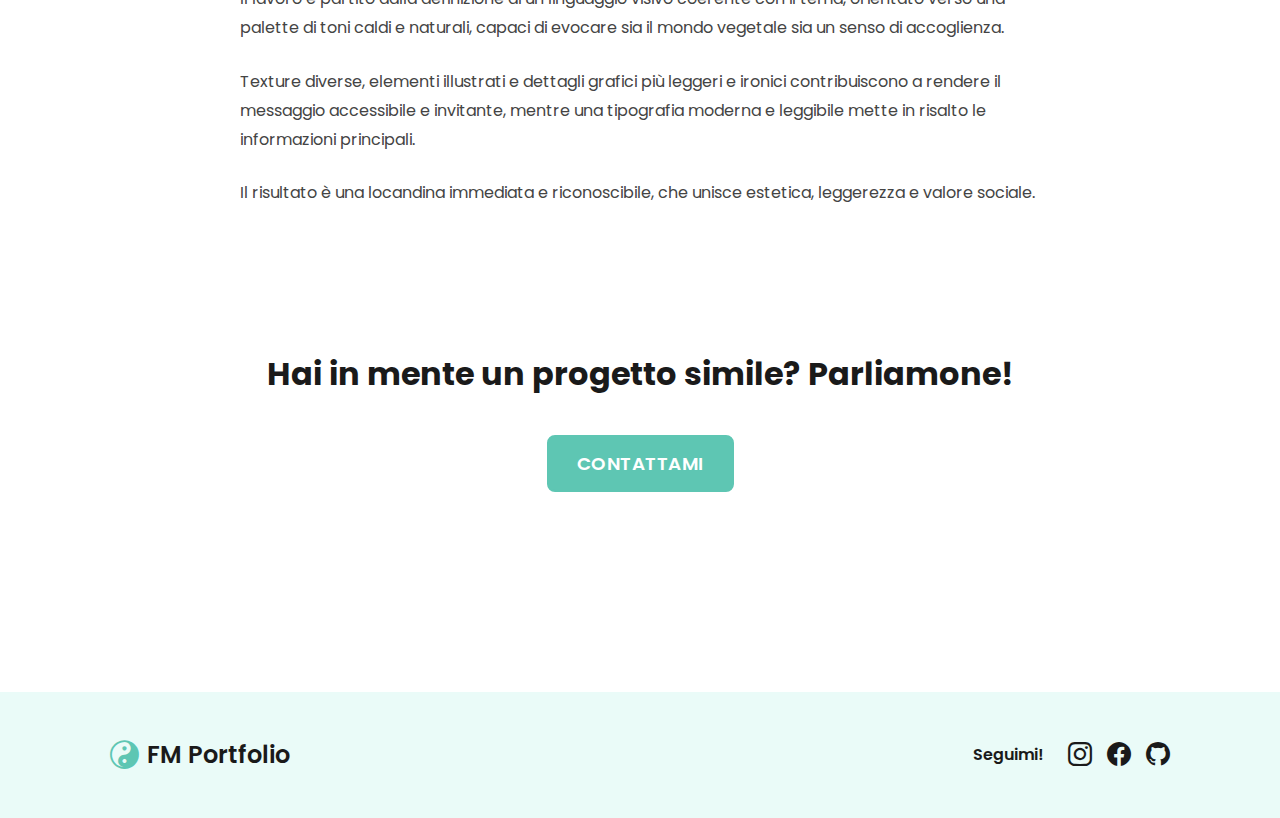
<file: progetto-singolo-1.html>
<!DOCTYPE html>
<html lang="it">
<head>

    <meta charset="utf-8">
    <meta name="viewport" content="width=device-width,initial-scale=1">
    <title>FM Portfolio - Locandina Ageop</title>

    <link href="https://cdn.jsdelivr.net/npm/bootstrap@5.3.3/dist/css/bootstrap.min.css" rel="stylesheet" integrity="sha384-QWTKZyjpPEjISv5WaRU9OFeRpok6YctnYmDr5pNlyT2bRjXh0" crossorigin="anonymous">
    
    <link rel="stylesheet" href="../style.css"> 
    <link href="https://fonts.googleapis.com/css2?family=Poppins:wght@300;400;600;700&display=swap" rel="stylesheet">
    <link href="https://cdn.jsdelivr.net/npm/bootstrap-icons@1.10.5/font/bootstrap-icons.css" rel="stylesheet">
    <link rel="icon" href="../favicon.icon" type="image/x-icon"> 

</head>
<body>
    
    <header class="site-header" role="banner">
        <div class="container header-inner">
            <a class="brand" href="../index.html" aria-label="FM Portfolio - Home"> 
                <i class="bi bi-yin-yang logo-icon" aria-hidden="true"></i>
                <span class="brand-text">FM Portfolio</span>
            </a>
            <button class="nav-toggle" aria-label="Apri menu" aria-expanded="false">
                <i class="bi bi-list"></i>
            </button>
            <nav class="main-nav" aria-label="Main navigation">
                <ul>
                    <li><a href="../index.html">Home</a></li> 
                    <li><a href="../cv.html">Cv</a></li> 
                    <li><a href="../progetti.html" class="current">Progetti</a></li> 
                    <li><a href="../contatti.html">Contatti</a></li> 
                </ul>
            </nav>
        </div>
    </header> 
    
    <div class="container breadcrumb-nav">
        <a href="../index.html" class="breadcrumb-link">Home</a> 
        <span class="breadcrumb-separator">></span> 
        <a href="../progetti.html" class="breadcrumb-link">Progetti</a>
        <span class="breadcrumb-separator">></span> 
        <span class="breadcrumb-current">Locandina Ageop</span>
    </div>

    <main class="project-detail-main">
        <div class="container">
            
            <header class="project-detail-header">
                <h1 class="project-detail-title">Locandina evento Ageop</h1>
                <p class="project-detail-subtitle">Branding e Design Grafico per Evento Solidale</p>
                
                <div class="project-meta-data">
                    <span class="meta-item">Cliente: Ageop Ricerca</span>
                    <span class="meta-item">Strumento: Canva</span>
                    <span class="meta-item">Data: Settembre 2025</span>
                </div>
            </header>

            <div class="slider-wrapper">
    <div class="project-slider-container">
        
        <div class="slider-track">
            <div class="slide active-slide">
                <img src="img/locandina.jpeg" alt="Locandina finale">
            </div>
            <div class="slide">
                <img src="img/APERITIVO DEL CAVOLO-4.png" alt="Bozza del layout">
            </div>
            <div class="slide">
                <img src="img/APERITIVO DEL CAVOLO-3.png" alt="Processo di design">
            </div>
        </div>
        
    </div>
    
    <button class="prev-button" aria-label="Immagine precedente">
        <i class="bi bi-chevron-left"></i>
    </button>
    <button class="next-button" aria-label="Immagine successiva">
        <i class="bi bi-chevron-right"></i>
    </button>
</div>
    
            <section class="project-case-study">
                
                <h2 class="case-study-heading">La Sfida e l'Obiettivo</h2>
                <p>L’obiettivo del progetto era la realizzazione di una locandina, in formato cartaceo e digitale, capace di promuovere un aperitivo di beneficenza in modo efficace e coinvolgente, seguendo il format  di Ageop Ricerca "sono cavoli miei". </p> 
                    <p>La sfida principale è stata trovare un equilibrio tra il carattere conviviale e informale dell’evento e il tono più serio legato alla causa solidale, costruendo una comunicazione in grado di invitare alla partecipazione senza perdere di vista il valore del messaggio.</p>
</p>

                <h2 class="case-study-heading">Processo creativo e Risultato</h2>
                <p>Il lavoro è partito dalla definizione di un linguaggio visivo coerente con il tema, orientato verso una palette di toni caldi e naturali, capaci di evocare sia il mondo vegetale sia un senso di accoglienza.</p> 
                    <p>Texture diverse, elementi illustrati e dettagli grafici più leggeri e ironici contribuiscono a rendere il messaggio accessibile e invitante, mentre una tipografia moderna e leggibile mette in risalto le informazioni principali.</p>  
                   <p>Il risultato è una locandina immediata e riconoscibile, che unisce estetica, leggerezza e valore sociale.</p>
            </section>

            <section class="final-cta-section">
                <div class="text-center">
                    <h2 class="final-cta-title">Hai in mente un progetto simile? Parliamone!</h2>
                    <a href="../contatti.html" class="btn btn-primary btn-final-cta">Contattami</a>
                </div>
            </section>

        </div>
    </main>
    
    <footer class="site-footer">
        <div class="container footer-content">
            
            <a class="brand footer-brand" href="../index.html" aria-label="FM Portfolio - Home"> 
                <i class="bi bi-yin-yang logo-icon" aria-hidden="true"></i>
                <span class="brand-text">FM Portfolio</span>
            </a>

            <div class="social-links footer-socials">
              <span class="social-prompt">Seguimi!</span>
                <a href="[LINK_INSTAGRAM]" aria-label="Instagram" target="_blank">
                    <i class="bi bi-instagram"></i>
                </a>
                <a href="[LINK_FACEBOOK]" aria-label="Facebook" target="_blank">
                    <i class="bi bi-facebook"></i>
                </a>
                 <a href="https://github.com/Franesca333/SITO.git" aria-label="Github" target="_blank">
                    <i class="bi bi-github"></i>
                </a>
            </div>
            
        </div>
    </footer>
    
    <script>

        const navToggle = document.querySelector('.nav-toggle');
        const mainNav = document.querySelector('.main-nav');

        navToggle.addEventListener('click', () => {
            navToggle.classList.toggle('active');
            
            mainNav.classList.toggle('open');
    
            const isExpanded = navToggle.getAttribute('aria-expanded') === 'true' || false;
            navToggle.setAttribute('aria-expanded', !isExpanded);
        });
        
    document.addEventListener('DOMContentLoaded', () => {
        const slides = document.querySelectorAll('.slide');
        const prevButton = document.querySelector('.prev-button');
        const nextButton = document.querySelector('.next-button');
        let currentSlideIndex = 0;

        function showSlide(index) {
            slides.forEach((slide) => {
                slide.classList.remove('active-slide');
            });

            if (index >= slides.length) {
                currentSlideIndex = 0;
            } else if (index < 0) {
                currentSlideIndex = slides.length - 1;
            } else {
                currentSlideIndex = index;
            }

            slides[currentSlideIndex].classList.add('active-slide');
        }

        prevButton.addEventListener('click', () => {
            showSlide(currentSlideIndex - 1);
        });

        nextButton.addEventListener('click', () => {
            showSlide(currentSlideIndex + 1);
        });

        showSlide(currentSlideIndex);
    });
    </script>

</body>
</html>
</file>
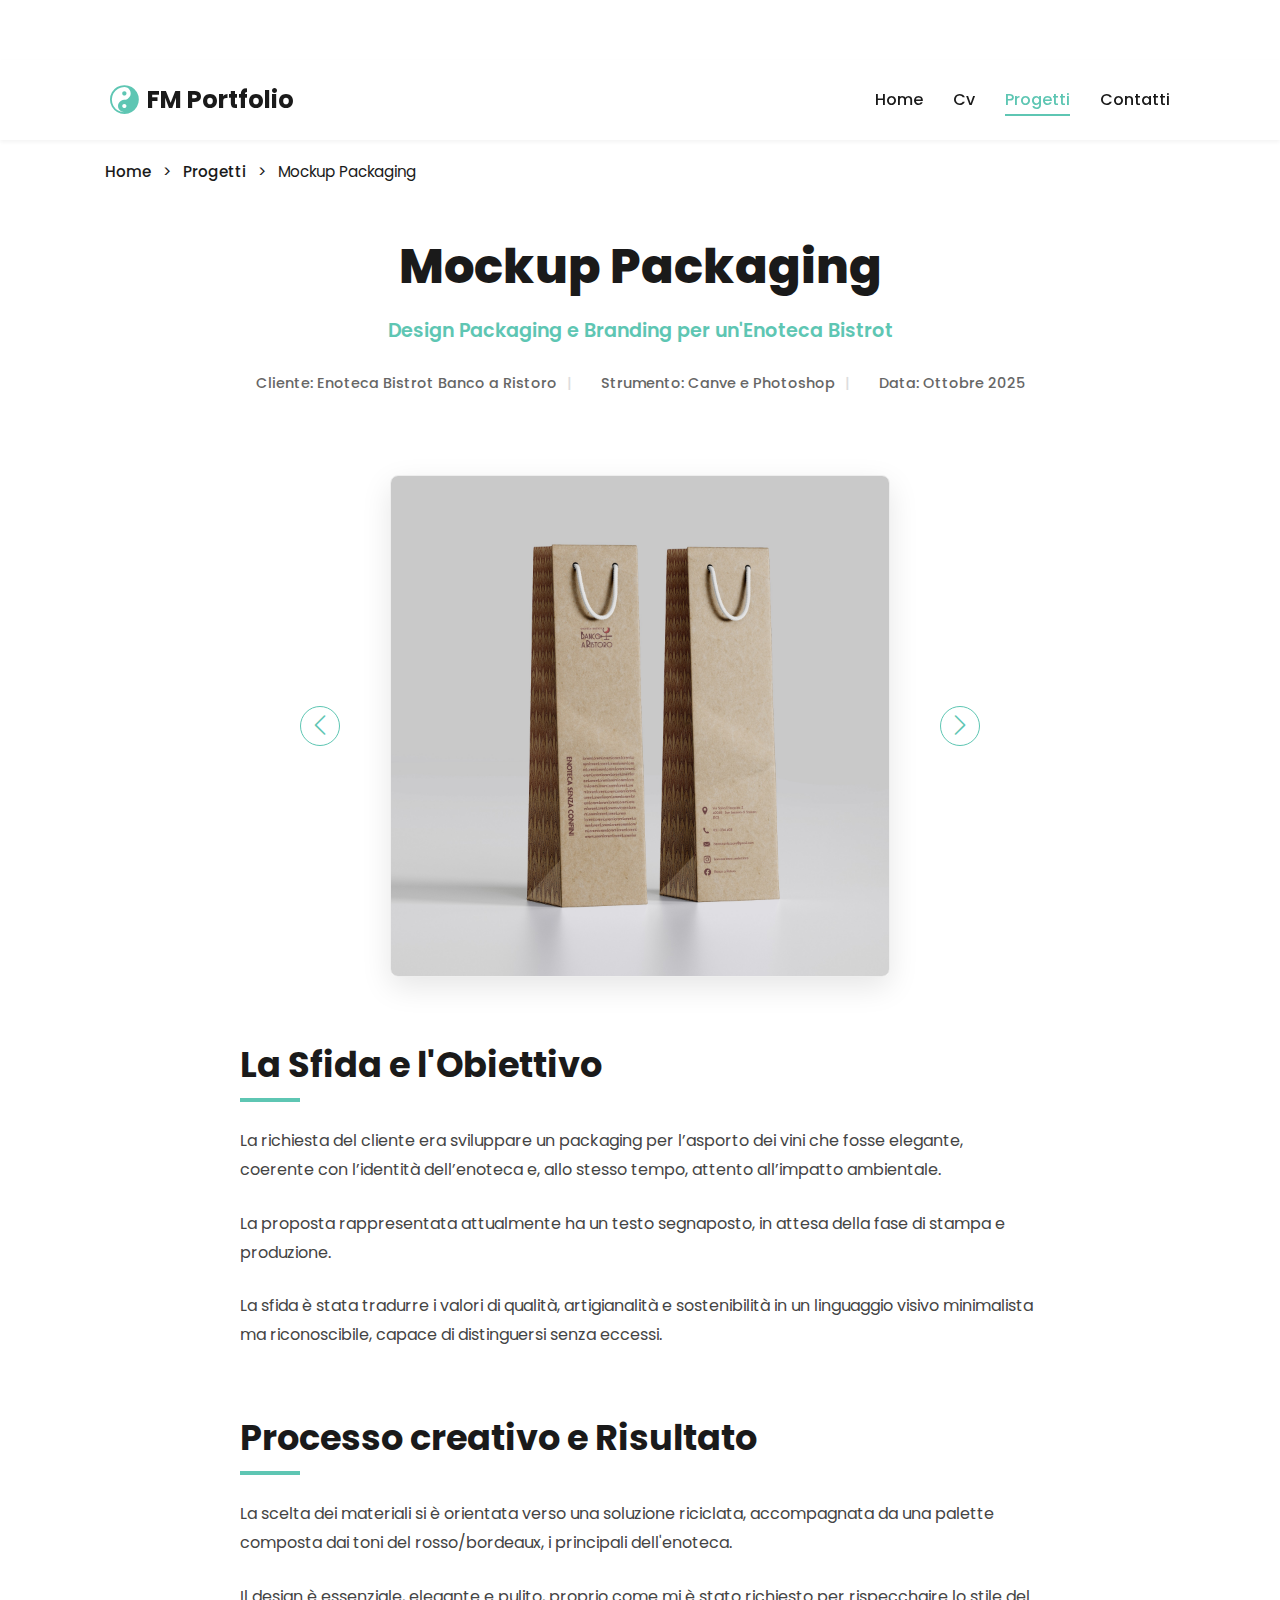
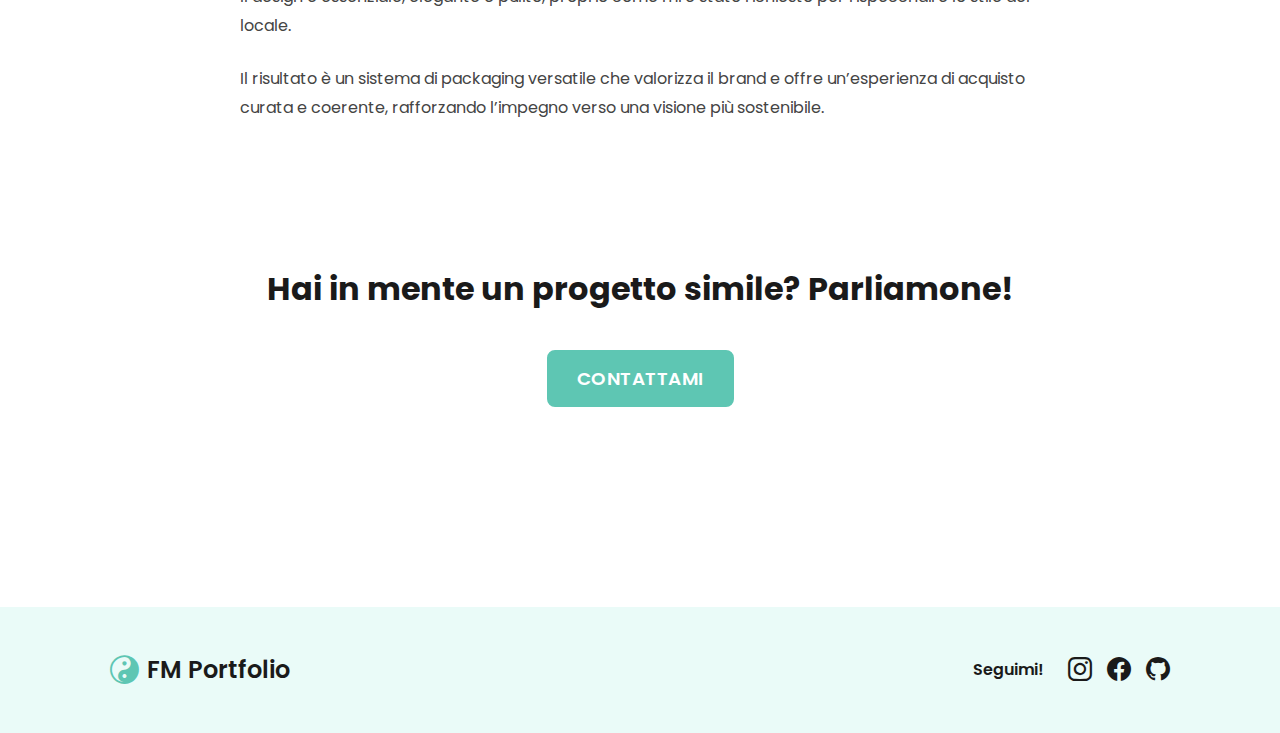
<file: progetto-singolo-2.html>
<!DOCTYPE html>
<html lang="it">
<head>

    <meta charset="utf-8">
    <meta name="viewport" content="width=device-width,initial-scale=1">
    <title>FM Portfolio - Mockup Packaging</title>

    <link href="https://cdn.jsdelivr.net/npm/bootstrap@5.3.3/dist/css/bootstrap.min.css" rel="stylesheet" integrity="sha384-QWTKZyjpPEjISv5WaRU9OFeRpok6YctnYmDr5pNlyT2bRjXh0" crossorigin="anonymous">
    
<link rel="stylesheet" href="style.css">

    <link href="https://fonts.googleapis.com/css2?family=Poppins:wght@300;400;600;700&display=swap" rel="stylesheet">
    <link href="https://cdn.jsdelivr.net/npm/bootstrap-icons@1.10.5/font/bootstrap-icons.css" rel="stylesheet">
    <link rel="icon" href="../favicon.icon" type="image/x-icon"> 

</head>
<body>
    
    <header class="site-header" role="banner">
        <div class="container header-inner">
            <a class="brand" href="../index.html" aria-label="FM Portfolio - Home"> 
                <i class="bi bi-yin-yang logo-icon" aria-hidden="true"></i>
                <span class="brand-text">FM Portfolio</span>
            </a>
            <button class="nav-toggle" aria-label="Apri menu" aria-expanded="false">
                <i class="bi bi-list"></i>
            </button>
            <nav class="main-nav" aria-label="Main navigation">
                <ul>
                    <li><a href="../index.html">Home</a></li> 
                    <li><a href="../cv.html">Cv</a></li> 
                    <li><a href="../progetti.html" class="current">Progetti</a></li> 
                    <li><a href="../contatti.html">Contatti</a></li> 
                </ul>
            </nav>
        </div>
    </header> 
    
    <div class="container breadcrumb-nav">
        <a href="../index.html" class="breadcrumb-link">Home</a> 
        <span class="breadcrumb-separator">></span> 
        <a href="../progetti.html" class="breadcrumb-link">Progetti</a>
        <span class="breadcrumb-separator">></span> 
        <span class="breadcrumb-current">Mockup Packaging</span>
    </div>

    <main class="project-detail-main">
        <div class="container">
            
            <header class="project-detail-header">
                <h1 class="project-detail-title">Mockup Packaging</h1>
                <p class="project-detail-subtitle">Design Packaging e Branding per un'Enoteca Bistrot</p>
                
                <div class="project-meta-data">
                    <span class="meta-item">Cliente: Enoteca Bistrot Banco a Ristoro</span>
                    <span class="meta-item">Strumento: Canve e Photoshop</span>
                    <span class="meta-item">Data: Ottobre 2025</span>
                </div>
            </header>

            <div class="slider-wrapper">
                <div class="project-slider-container">
                    <div class="slider-track">
                        <div class="slide active-slide">
                            <img src="img/buste-banco.jpeg" alt="Packaging finale">
                        </div>
                        <div class="slide">
                            <img src="img/packaging 2.jpg" alt="Dettaglio Fronte">
                        </div>
                        <div class="slide">
                            <img src="img/Busta vini-5.png" alt="Dettaglio Lato">
                        </div>
                    </div>
                </div>
                
                <button class="prev-button" aria-label="Immagine precedente">
                    <i class="bi bi-chevron-left"></i>
                </button>
                <button class="next-button" aria-label="Immagine successiva">
                    <i class="bi bi-chevron-right"></i>
                </button>
            </div>

            <section class="project-case-study">
                
                <h2 class="case-study-heading">La Sfida e l'Obiettivo</h2>
                <p>La richiesta del cliente era sviluppare un packaging per l’asporto dei vini che fosse elegante, coerente con l’identità dell’enoteca e, allo stesso tempo, attento all’impatto ambientale. 
                     <p>La proposta rappresentata attualmente ha un testo segnaposto, in attesa della fase di stampa e produzione.</p> 
                     <p>La sfida è stata tradurre i valori di qualità, artigianalità e sostenibilità in un linguaggio visivo minimalista ma riconoscibile, capace di distinguersi senza eccessi.</p>

                <h2 class="case-study-heading">Processo creativo e Risultato</h2>
                <p>La scelta dei materiali si è orientata verso una soluzione riciclata, accompagnata da una palette composta dai toni del rosso/bordeaux, i principali dell'enoteca. 
                   <p>Il design è essenziale, elegante e pulito, proprio come mi è stato richiesto per rispecchaire lo stile del locale. </p> 
                   <p> Il risultato è un sistema di packaging versatile che valorizza il brand e offre un’esperienza di acquisto curata e coerente, rafforzando l’impegno verso una visione più sostenibile.</p>
            </section>

            <section class="final-cta-section">
                <div class="text-center">
                    <h2 class="final-cta-title">Hai in mente un progetto simile? Parliamone!</h2>
                    <a href="../contatti.html" class="btn btn-primary btn-final-cta">Contattami</a>
                </div>
            </section>

        </div>
    </main>
    
    <footer class="site-footer">
        <div class="container footer-content">
            
            <a class="brand footer-brand" href="../index.html" aria-label="FM Portfolio - Home"> 
                <i class="bi bi-yin-yang logo-icon" aria-hidden="true"></i>
                <span class="brand-text">FM Portfolio</span>
            </a>

            <div class="social-links footer-socials">
              <span class="social-prompt">Seguimi!</span>
                <a href="[LINK_INSTAGRAM]" aria-label="Instagram" target="_blank">
                    <i class="bi bi-instagram"></i>
                </a>
                <a href="[LINK_FACEBOOK]" aria-label="Facebook" target="_blank">
                    <i class="bi bi-facebook"></i>
                </a>
                 <a href="https://github.com/Franesca333/SITO.git" aria-label="Github" target="_blank">
                    <i class="bi bi-github"></i>
                </a>
            </div>
            
        </div>
    </footer>
    
    <script>

        const navToggle = document.querySelector('.nav-toggle');
        const mainNav = document.querySelector('.main-nav');

        navToggle.addEventListener('click', () => {
            navToggle.classList.toggle('active');
            
            mainNav.classList.toggle('open');
    
            const isExpanded = navToggle.getAttribute('aria-expanded') === 'true' || false;
            navToggle.setAttribute('aria-expanded', !isExpanded);
        });

    document.addEventListener('DOMContentLoaded', () => {
        const slides = document.querySelectorAll('.slide');
        const prevButton = document.querySelector('.prev-button');
        const nextButton = document.querySelector('.next-button');
        let currentSlideIndex = 0;

        function showSlide(index) {
            slides.forEach((slide) => {
                slide.classList.remove('active-slide');
            });

            if (index >= slides.length) {
                currentSlideIndex = 0;
            } else if (index < 0) {
                currentSlideIndex = slides.length - 1;
            } else {
                currentSlideIndex = index;
            }

            slides[currentSlideIndex].classList.add('active-slide');
        }

        prevButton.addEventListener('click', () => {
            showSlide(currentSlideIndex - 1);
        });

        nextButton.addEventListener('click', () => {
            showSlide(currentSlideIndex + 1);
        });

        showSlide(currentSlideIndex);
    });
    </script>

</body>
</html>
</file>
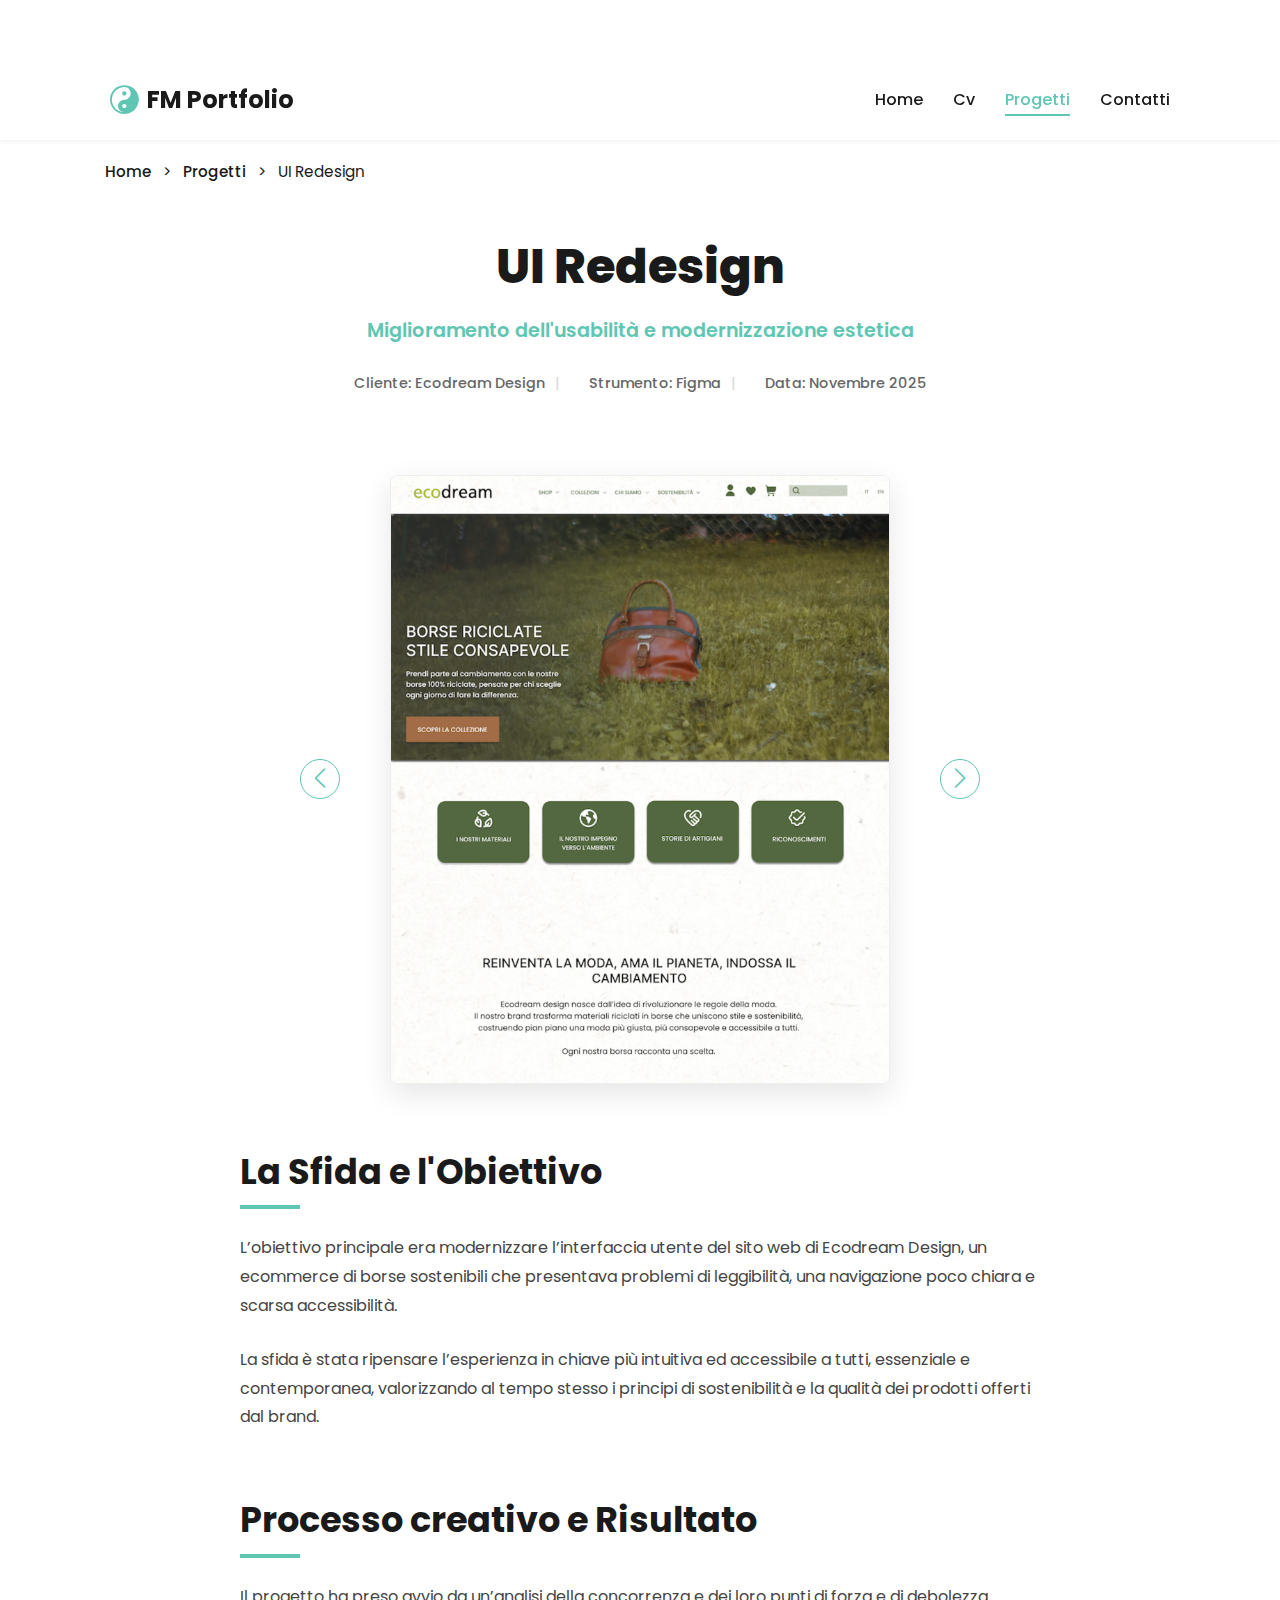
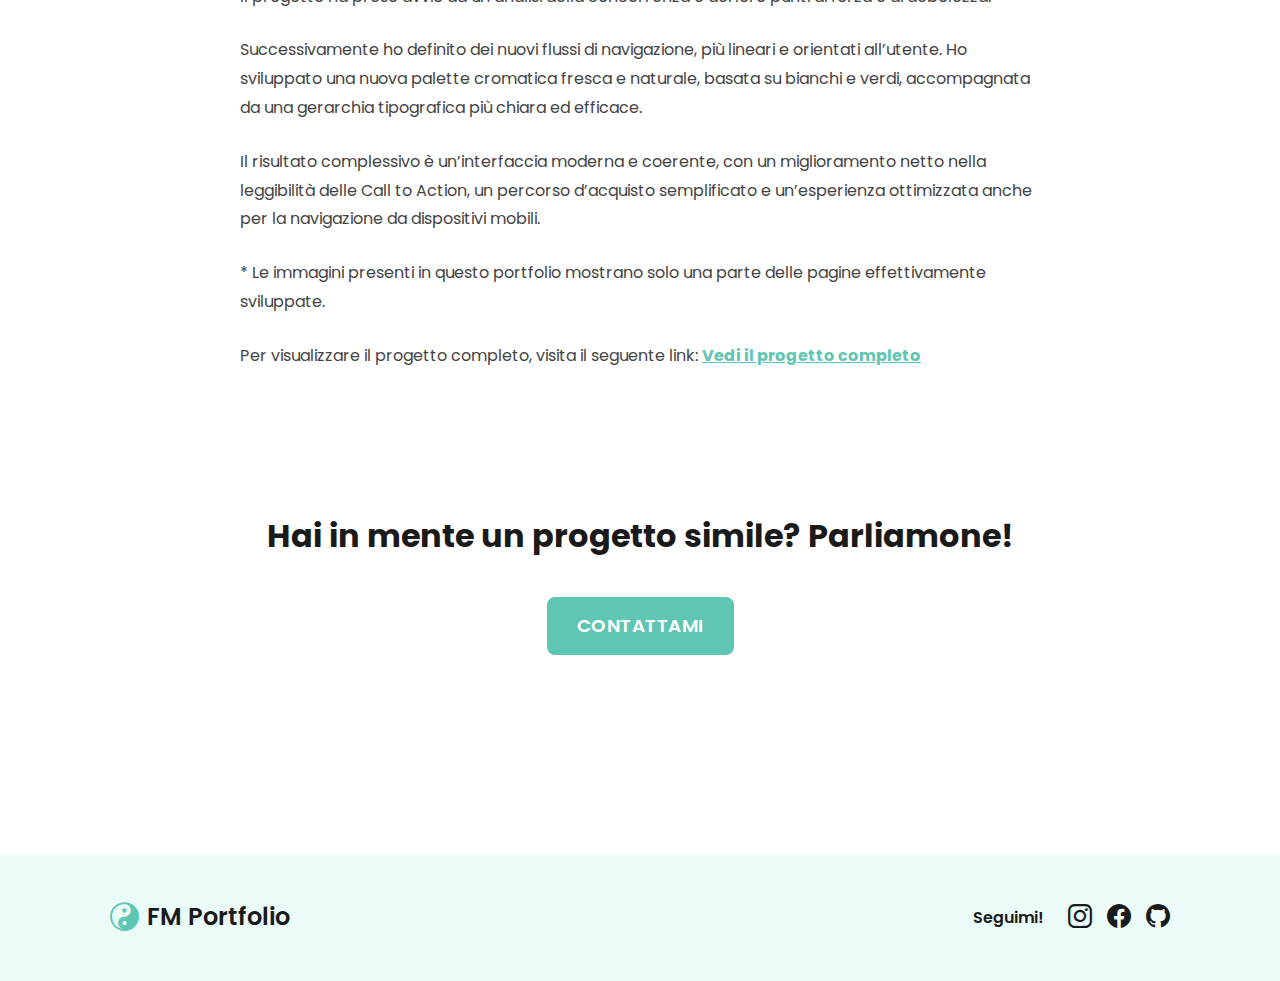
<file: progetto-singolo-3.html>
<!DOCTYPE html>
<html lang="it">
<head>

    <meta charset="utf-8">
    <meta name="viewport" content="width=device-width,initial-scale=1">
    <title>FM Portfolio - UI Redesign Ecogreen Design</title>

    <link href="https://cdn.jsdelivr.net/npm/bootstrap@5.3.3/dist/css/bootstrap.min.css" rel="stylesheet" integrity="sha384-QWTKZyjpPEjISv5WaRU9OFeRpok6YctnYmDr5pNlyT2bRjXh0" crossorigin="anonymous">
    
<link rel="stylesheet" href="style.css">

    <link href="https://fonts.googleapis.com/css2?family=Poppins:wght@300;400;600;700&display=swap" rel="stylesheet">
    <link href="https://cdn.jsdelivr.net/npm/bootstrap-icons@1.10.5/font/bootstrap-icons.css" rel="stylesheet">
    <link rel="icon" href="../favicon.icon" type="image/x-icon"> 

</head>
<body>
    
    <header class="site-header" role="banner">
        <div class="container header-inner">
            <a class="brand" href="../index.html" aria-label="FM Portfolio - Home"> 
                <i class="bi bi-yin-yang logo-icon" aria-hidden="true"></i>
                <span class="brand-text">FM Portfolio</span>
            </a>
            <button class="nav-toggle" aria-label="Apri menu" aria-expanded="false">
                <i class="bi bi-list"></i>
            </button>
            <nav class="main-nav" aria-label="Main navigation">
                <ul>
                    <li><a href="../index.html">Home</a></li> 
                    <li><a href="../cv.html">Cv</a></li> 
                    <li><a href="../progetti.html" class="current">Progetti</a></li> 
                    <li><a href="../contatti.html">Contatti</a></li> 
                </ul>
            </nav>
        </div>
    </header> 
    
    <div class="container breadcrumb-nav">
        <a href="../index.html" class="breadcrumb-link">Home</a> 
        <span class="breadcrumb-separator">></span> 
        <a href="../progetti.html" class="breadcrumb-link">Progetti</a>
        <span class="breadcrumb-separator">></span> 
        <span class="breadcrumb-current">UI Redesign</span>
    </div>

    <main class="project-detail-main">
        <div class="container">
            
            <header class="project-detail-header">
                <h1 class="project-detail-title">UI Redesign</h1>
                <p class="project-detail-subtitle">Miglioramento dell'usabilità e modernizzazione estetica</p>
                
                <div class="project-meta-data">
                    <span class="meta-item">Cliente: Ecodream Design</span>
                    <span class="meta-item">Strumento: Figma</span>
                    <span class="meta-item">Data: Novembre 2025</span>
                </div>
            </header>

            <div class="slider-wrapper">
                <div class="project-slider-container">
                    <div class="slider-track">
                        <div class="slide active-slide">
                            <img src="img/ui 1.png" alt="Homepage ridisegnata">
                        </div>
                        <div class="slide">
                            <img src="img/ui 2.png" alt="Sito originale">
                        </div>
                        <div class="slide">
                            <img src="img/ui 3.png" alt="Versione mobile del redesign">
                        </div>
                    </div>
                </div>
                
                <button class="prev-button" aria-label="Immagine precedente">
                    <i class="bi bi-chevron-left"></i>
                </button>
                <button class="next-button" aria-label="Immagine successiva">
                    <i class="bi bi-chevron-right"></i>
                </button>
            </div>

            <section class="project-case-study">
                
                <h2 class="case-study-heading">La Sfida e l'Obiettivo</h2>
                <p>L’obiettivo principale era modernizzare l’interfaccia utente del sito web di Ecodream Design, un ecommerce di borse sostenibili che presentava problemi di leggibilità, una navigazione poco chiara e scarsa accessibilità.</p>
                    <p>La sfida è stata ripensare l’esperienza in chiave più intuitiva ed accessibile a tutti, essenziale e contemporanea, valorizzando al tempo stesso i principi di sostenibilità e la qualità dei prodotti offerti dal brand.</p>

                <h2 class="case-study-heading">Processo creativo e Risultato</h2>
                <p>Il progetto ha preso avvio da un’analisi della concorrenza e dei loro punti di forza e di debolezza. </p>
                <p>Successivamente ho definito dei nuovi flussi di navigazione, più lineari e orientati all’utente. Ho sviluppato una nuova palette cromatica fresca e naturale, basata su bianchi e verdi, accompagnata da una gerarchia tipografica più chiara ed efficace.</p>
                <p>Il risultato complessivo è un’interfaccia moderna e coerente, con un miglioramento netto nella leggibilità delle Call to Action, un percorso d’acquisto semplificato e un’esperienza ottimizzata anche per la navigazione da dispositivi mobili.</p>

                <p>* Le immagini presenti in questo portfolio mostrano solo una parte delle pagine effettivamente sviluppate.
                <p>Per visualizzare il progetto completo, visita il seguente link: <a href="https://www.figma.com/design/oS2oEuBzFLXv3NnNixlQA7/UI-ECODREAM-DESIGN?node-id=0-1&t=AWlwGaySYNxkj2Vq-1" target="_blank" class="project-link">
        Vedi il progetto completo
    </a>
    </p>
                </p>
            </section>

            <section class="final-cta-section">
                <div class="text-center">
                    <h2 class="final-cta-title">Hai in mente un progetto simile? Parliamone!</h2>
                    <a href="../contatti.html" class="btn btn-primary btn-final-cta">Contattami</a>
                </div>
            </section>

        </div>
    </main>
    
    <footer class="site-footer">
        <div class="container footer-content">
            
            <a class="brand footer-brand" href="../index.html" aria-label="FM Portfolio - Home"> 
                <i class="bi bi-yin-yang logo-icon" aria-hidden="true"></i>
                <span class="brand-text">FM Portfolio</span>
            </a>

            <div class="social-links footer-socials">
              <span class="social-prompt">Seguimi!</span>
                <a href="[LINK_INSTAGRAM]" aria-label="Instagram" target="_blank">
                    <i class="bi bi-instagram"></i>
                </a>
                <a href="[LINK_FACEBOOK]" aria-label="Facebook" target="_blank">
                    <i class="bi bi-facebook"></i>
                </a>
                 <a href="https://github.com/Franesca333/SITO.git" aria-label="Github" target="_blank">
                    <i class="bi bi-github"></i>
                </a>
            </div>
            
        </div>
    </footer>
    
    <script>

        const navToggle = document.querySelector('.nav-toggle');
        const mainNav = document.querySelector('.main-nav');

        navToggle.addEventListener('click', () => {
            navToggle.classList.toggle('active');
            
            mainNav.classList.toggle('open');
    
            const isExpanded = navToggle.getAttribute('aria-expanded') === 'true' || false;
            navToggle.setAttribute('aria-expanded', !isExpanded);
        });

    document.addEventListener('DOMContentLoaded', () => {
        const slides = document.querySelectorAll('.slide');
        const prevButton = document.querySelector('.prev-button');
        const nextButton = document.querySelector('.next-button');
        let currentSlideIndex = 0;

        function showSlide(index) {
            slides.forEach((slide) => {
                slide.classList.remove('active-slide');
            });

            if (index >= slides.length) {
                currentSlideIndex = 0;
            } else if (index < 0) {
                currentSlideIndex = slides.length - 1;
            } else {
                currentSlideIndex = index;
            }

            slides[currentSlideIndex].classList.add('active-slide');
        }

        prevButton.addEventListener('click', () => {
            showSlide(currentSlideIndex - 1);
        });

        nextButton.addEventListener('click', () => {
            showSlide(currentSlideIndex + 1);
        });

        showSlide(currentSlideIndex);
    });
    </script>

</body>
</html>
</file>
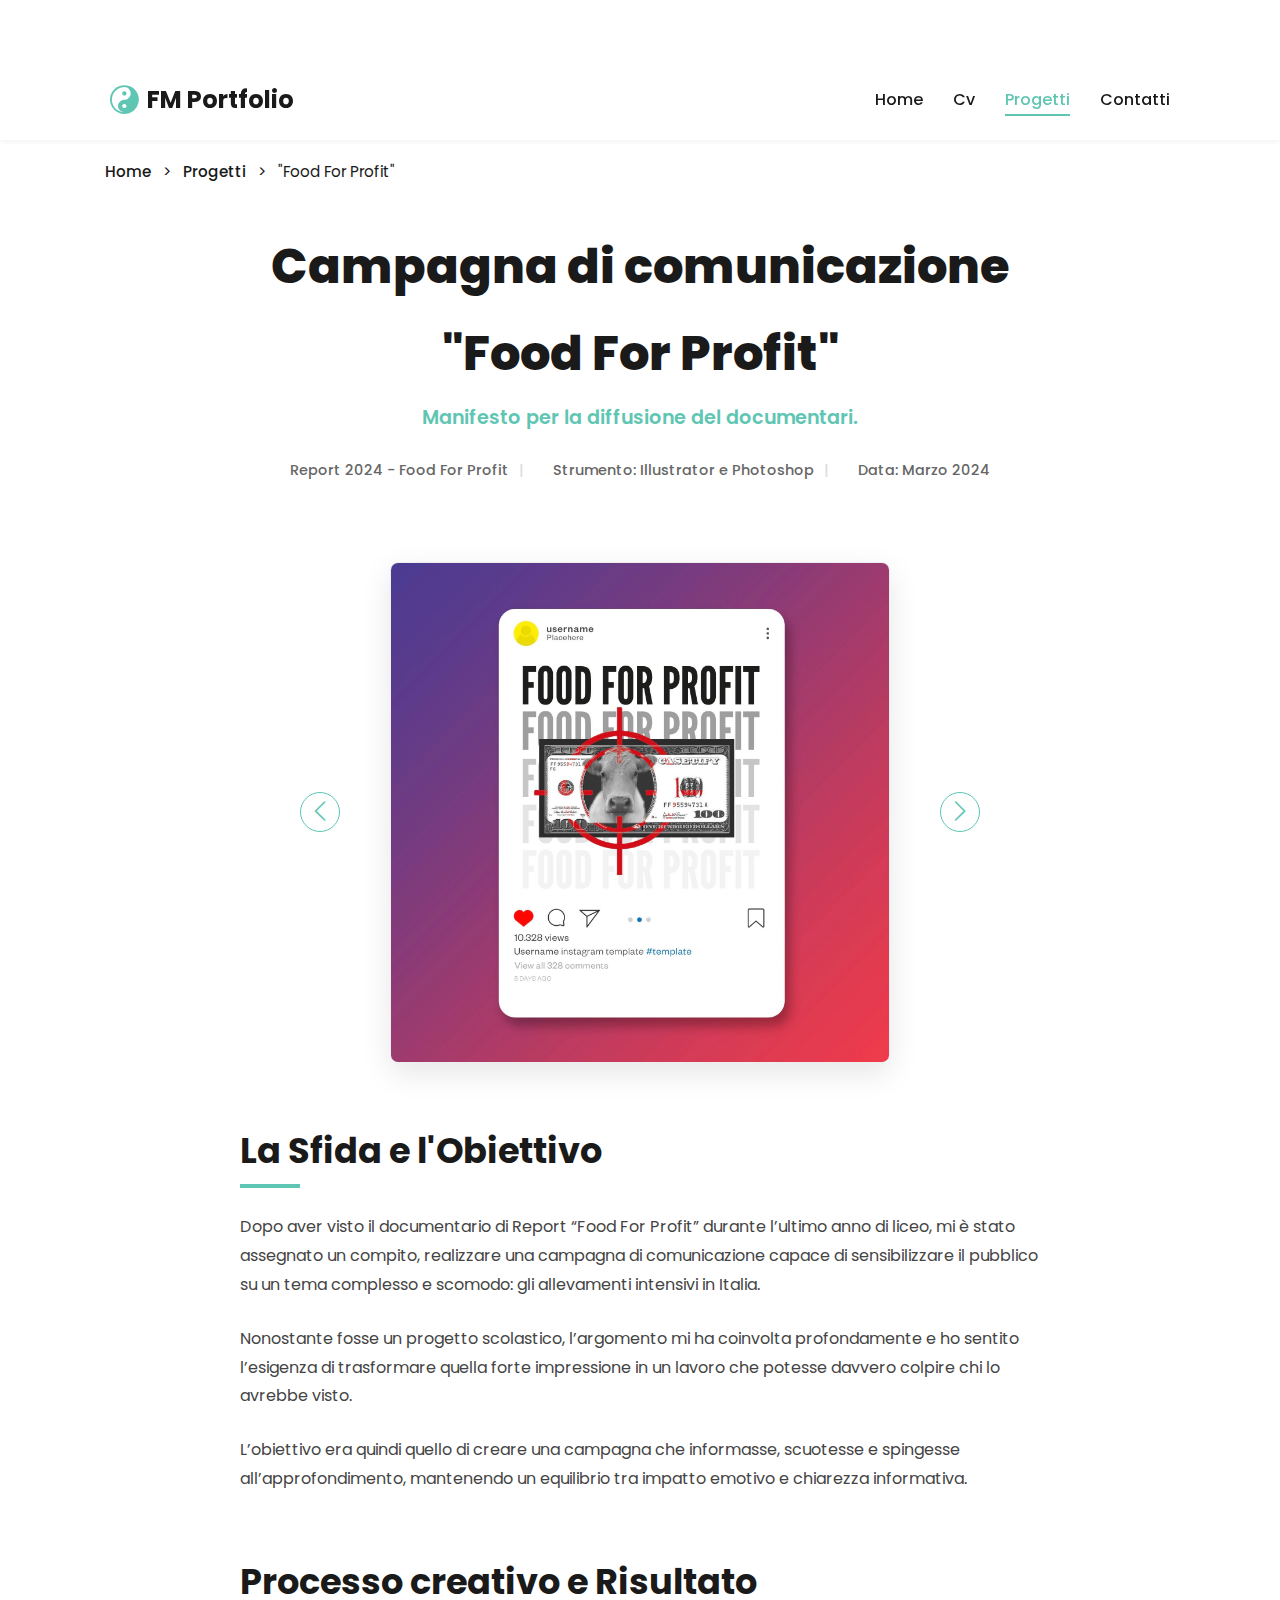
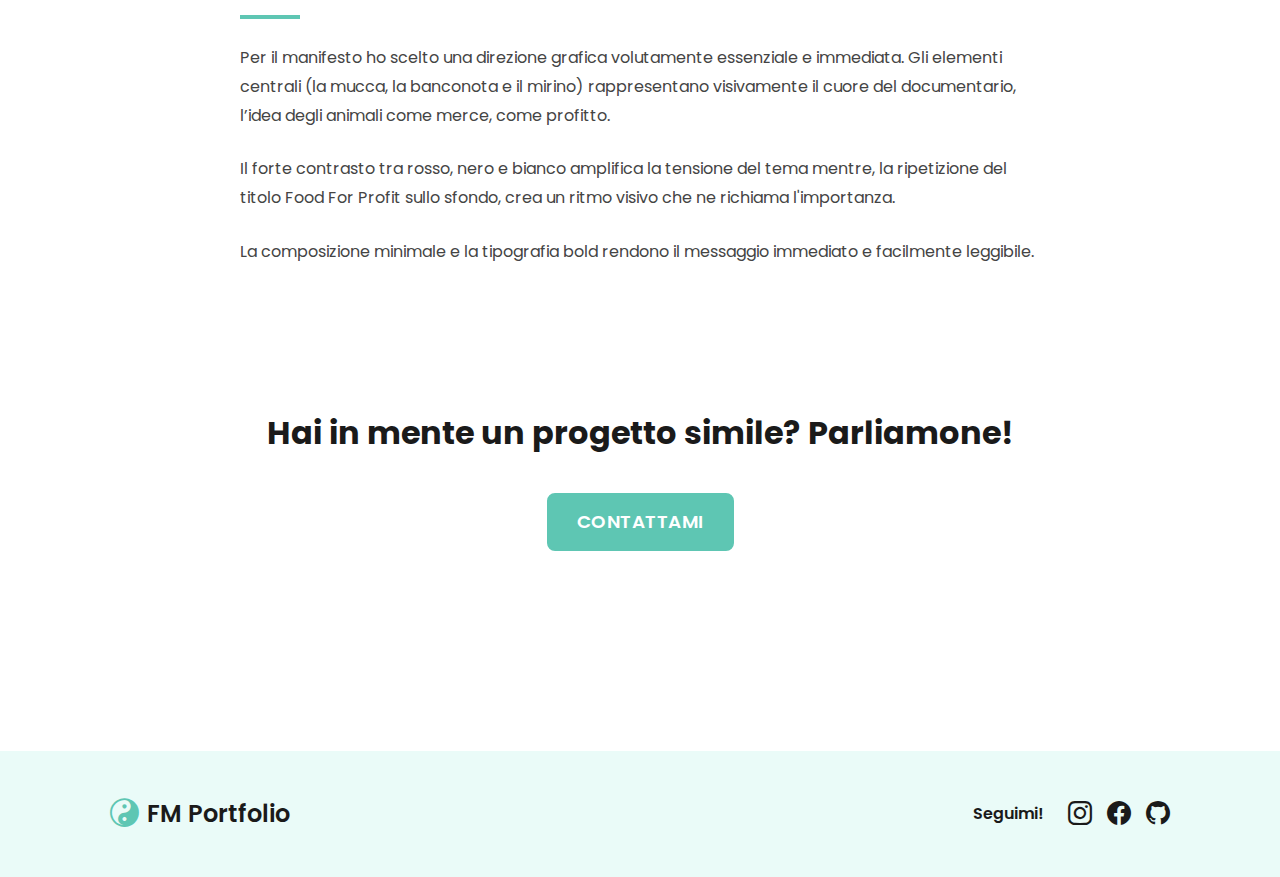
<file: progetto-singolo-4.html>
<!DOCTYPE html>
<html lang="it">
<head>

    <meta charset="utf-8">
    <meta name="viewport" content="width=device-width,initial-scale=1">
    <title>FM Portfolio - Campagna Food For Profit</title>

    <link href="https://cdn.jsdelivr.net/npm/bootstrap@5.3.3/dist/css/bootstrap.min.css" rel="stylesheet" integrity="sha384-QWTKZyjpPEjISv5WaRU9OFeRpok6YctnYmDr5pNlyT2bRjXh0" crossorigin="anonymous">
    
<link rel="stylesheet" href="style.css">

    <link href="https://fonts.googleapis.com/css2?family=Poppins:wght@300;400;600;700&display=swap" rel="stylesheet">
    <link href="https://cdn.jsdelivr.net/npm/bootstrap-icons@1.10.5/font/bootstrap-icons.css" rel="stylesheet">
    <link rel="icon" href="../favicon.icon" type="image/x-icon"> 

</head>
<body>
    
    <header class="site-header" role="banner">
        <div class="container header-inner">
            <a class="brand" href="../index.html" aria-label="FM Portfolio - Home"> 
                <i class="bi bi-yin-yang logo-icon" aria-hidden="true"></i>
                <span class="brand-text">FM Portfolio</span>
            </a>
            <button class="nav-toggle" aria-label="Apri menu" aria-expanded="false">
                <i class="bi bi-list"></i>
            </button>
            <nav class="main-nav" aria-label="Main navigation">
                <ul>
                    <li><a href="../index.html">Home</a></li> 
                    <li><a href="../cv.html">Cv</a></li> 
                    <li><a href="../progetti.html" class="current">Progetti</a></li> 
                    <li><a href="../contatti.html">Contatti</a></li> 
                </ul>
            </nav>
        </div>
    </header> 
    
    <div class="container breadcrumb-nav">
        <a href="../index.html" class="breadcrumb-link">Home</a> 
        <span class="breadcrumb-separator">></span> 
        <a href="../progetti.html" class="breadcrumb-link">Progetti</a>
        <span class="breadcrumb-separator">></span> 
        <span class="breadcrumb-current">"Food For Profit"</span>
    </div>

    <main class="project-detail-main">
        <div class="container">
            
            <header class="project-detail-header">
                <h1 class="project-detail-title">Campagna di comunicazione</h1>
                <h1 class="project-detail-title">"Food For Profit"</h1>
                <p class="project-detail-subtitle">Manifesto per la diffusione del documentari.</p>
                
                <div class="project-meta-data">
                    <span class="meta-item">Report 2024 - Food For Profit</span>
                    <span class="meta-item">Strumento: Illustrator e Photoshop</span>
                    <span class="meta-item">Data: Marzo 2024</span>
                </div>
            </header>

            <div class="slider-wrapper">
                <div class="project-slider-container">
                    <div class="slider-track">
                        <div class="slide active-slide">
                            <img src="img/FFP-igpost.jpeg" alt="Anteprima Food For Profit">
                        </div>
                        <div class="slide">
                            <img src="img/FFP manifesto 2.png" alt="Visual social media 1">
                        </div>
                        <div class="slide">
                            <img src="img/FFP manifesto digital.jpg" alt="Visual social media 2">
                        </div>
                    </div>
                </div>
                
                <button class="prev-button" aria-label="Immagine precedente">
                    <i class="bi bi-chevron-left"></i>
                </button>
                <button class="next-button" aria-label="Immagine successiva">
                    <i class="bi bi-chevron-right"></i>
                </button>
            </div>

            <section class="project-case-study">
                
                <h2 class="case-study-heading">La Sfida e l'Obiettivo</h2>
                <p>Dopo aver visto il documentario di Report “Food For Profit” durante l’ultimo anno di liceo, mi è stato assegnato un compito, realizzare una campagna di comunicazione capace di sensibilizzare il pubblico su un tema complesso e scomodo: gli allevamenti intensivi in Italia. </p>
                <p>Nonostante fosse un progetto scolastico, l’argomento mi ha coinvolta profondamente e ho sentito l’esigenza di trasformare quella forte impressione in un lavoro che potesse davvero colpire chi lo avrebbe visto. </p>
                <p>L’obiettivo era quindi quello di creare una campagna che informasse, scuotesse e spingesse all’approfondimento, mantenendo un equilibrio tra impatto emotivo e chiarezza informativa.</p>

                <h2 class="case-study-heading">Processo creativo e Risultato</h2>
                <p>Per il manifesto ho scelto una direzione grafica volutamente essenziale e immediata. Gli elementi centrali (la mucca, la banconota e il mirino) rappresentano visivamente il cuore del documentario, l’idea degli animali come merce, come profitto. </p>
                <p>Il forte contrasto  tra rosso, nero e bianco amplifica la tensione del tema mentre, la ripetizione del titolo Food For Profit sullo sfondo, crea un ritmo visivo che ne richiama l'importanza. </p>
                <p> La composizione minimale e la tipografia bold rendono il messaggio immediato e facilmente leggibile.</p>
            </section>

            <section class="final-cta-section">
                <div class="text-center">
                    <h2 class="final-cta-title">Hai in mente un progetto simile? Parliamone!</h2>
                    <a href="../contatti.html" class="btn btn-primary btn-final-cta">Contattami</a>
                </div>
            </section>

        </div>
    </main>
    
    <footer class="site-footer">
        <div class="container footer-content">
            
            <a class="brand footer-brand" href="../index.html" aria-label="FM Portfolio - Home"> <i class="bi bi-yin-yang logo-icon" aria-hidden="true"></i>
                <span class="brand-text">FM Portfolio</span>
            </a>

            <div class="social-links footer-socials">
              <span class="social-prompt">Seguimi!</span>
                <a href="[LINK_INSTAGRAM]" aria-label="Instagram" target="_blank">
                    <i class="bi bi-instagram"></i>
                </a>
                <a href="[LINK_FACEBOOK]" aria-label="Facebook" target="_blank">
                    <i class="bi bi-facebook"></i>
                </a>
                 <a href="https://github.com/Franesca333/SITO.git" aria-label="Github" target="_blank">
                    <i class="bi bi-github"></i>
                </a>
            </div>
            
        </div>
    </footer>
    
    <script>

        const navToggle = document.querySelector('.nav-toggle');
        const mainNav = document.querySelector('.main-nav');

        navToggle.addEventListener('click', () => {
            navToggle.classList.toggle('active');
            
            mainNav.classList.toggle('open');
    
            const isExpanded = navToggle.getAttribute('aria-expanded') === 'true' || false;
            navToggle.setAttribute('aria-expanded', !isExpanded);
        });

    document.addEventListener('DOMContentLoaded', () => {
        const slides = document.querySelectorAll('.slide');
        const prevButton = document.querySelector('.prev-button');
        const nextButton = document.querySelector('.next-button');
        let currentSlideIndex = 0;

        function showSlide(index) {
            slides.forEach((slide) => {
                slide.classList.remove('active-slide');
            });

            if (index >= slides.length) {
                currentSlideIndex = 0;
            } else if (index < 0) {
                currentSlideIndex = slides.length - 1;
            } else {
                currentSlideIndex = index;
            }

            slides[currentSlideIndex].classList.add('active-slide');
        }

        prevButton.addEventListener('click', () => {
            showSlide(currentSlideIndex - 1);
        });

        nextButton.addEventListener('click', () => {
            showSlide(currentSlideIndex + 1);
        });

        showSlide(currentSlideIndex);
    });
    </script>

</body>
</html>
</file>
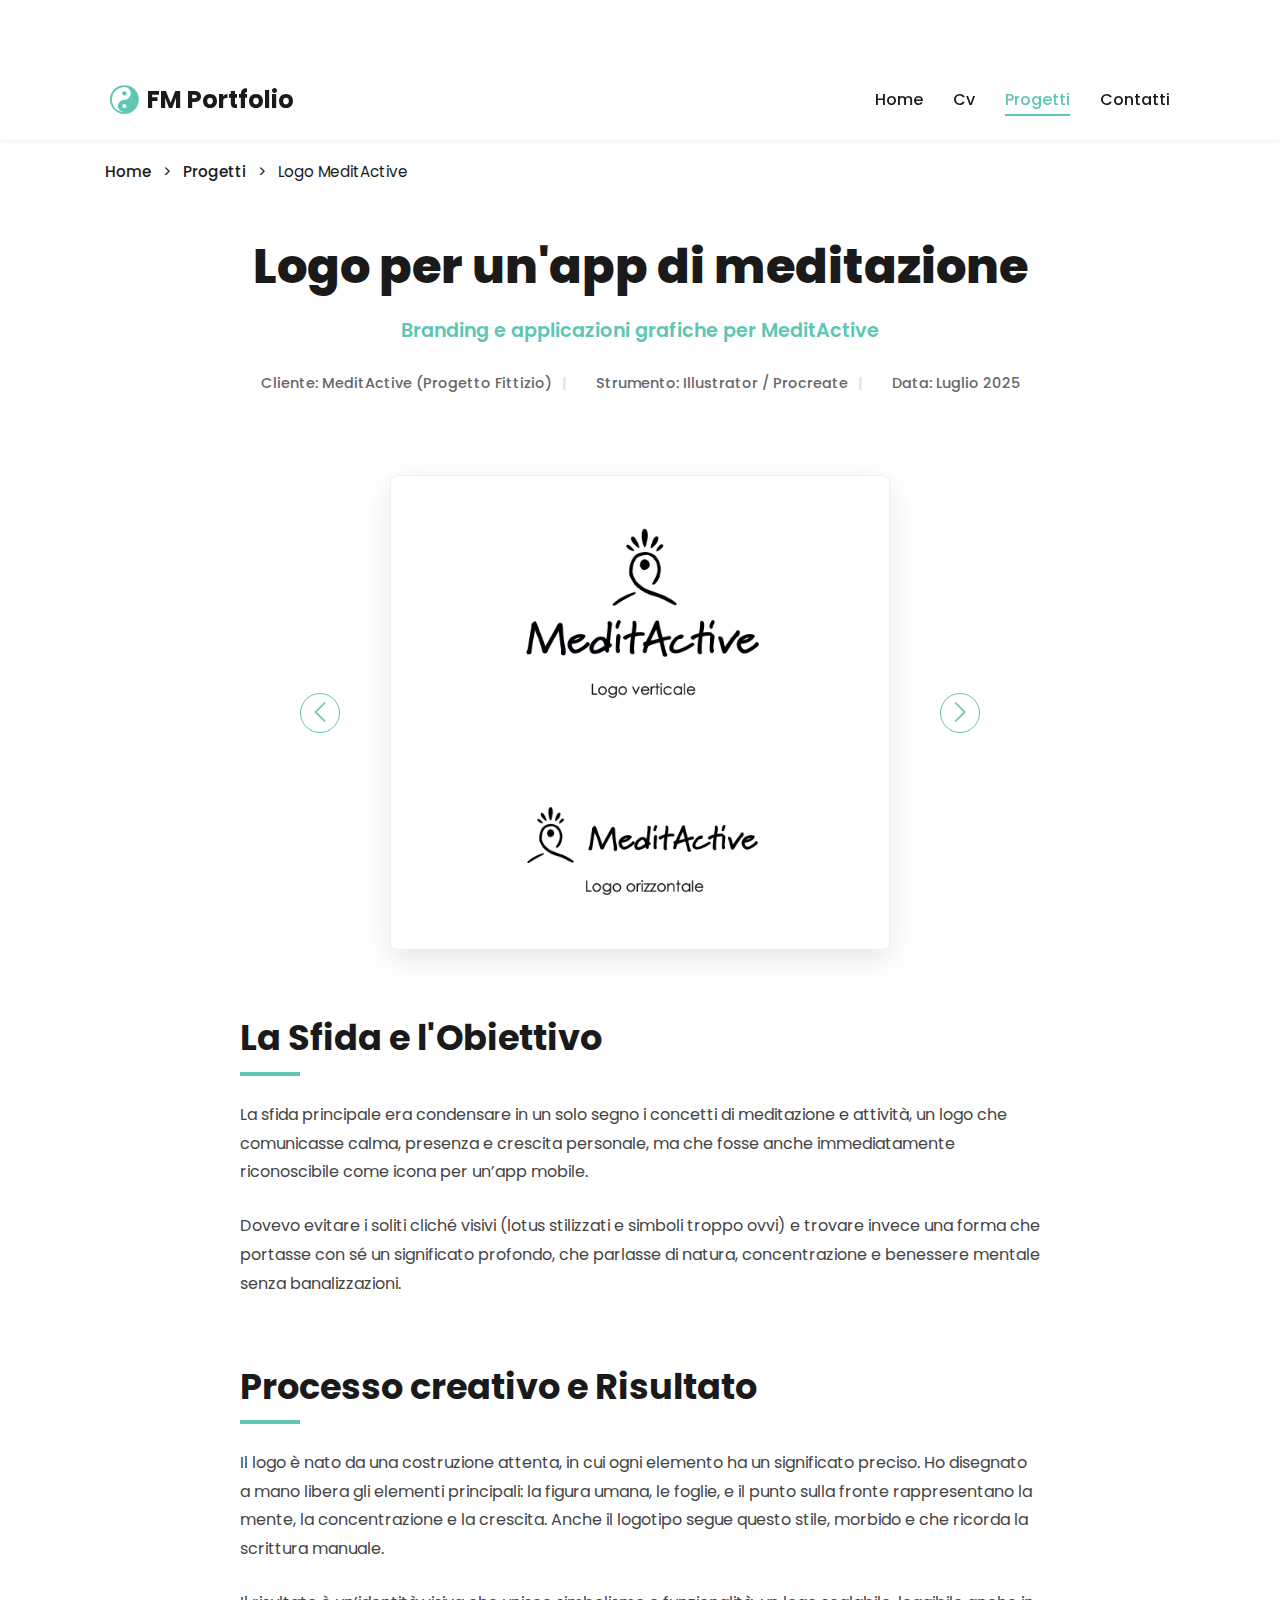
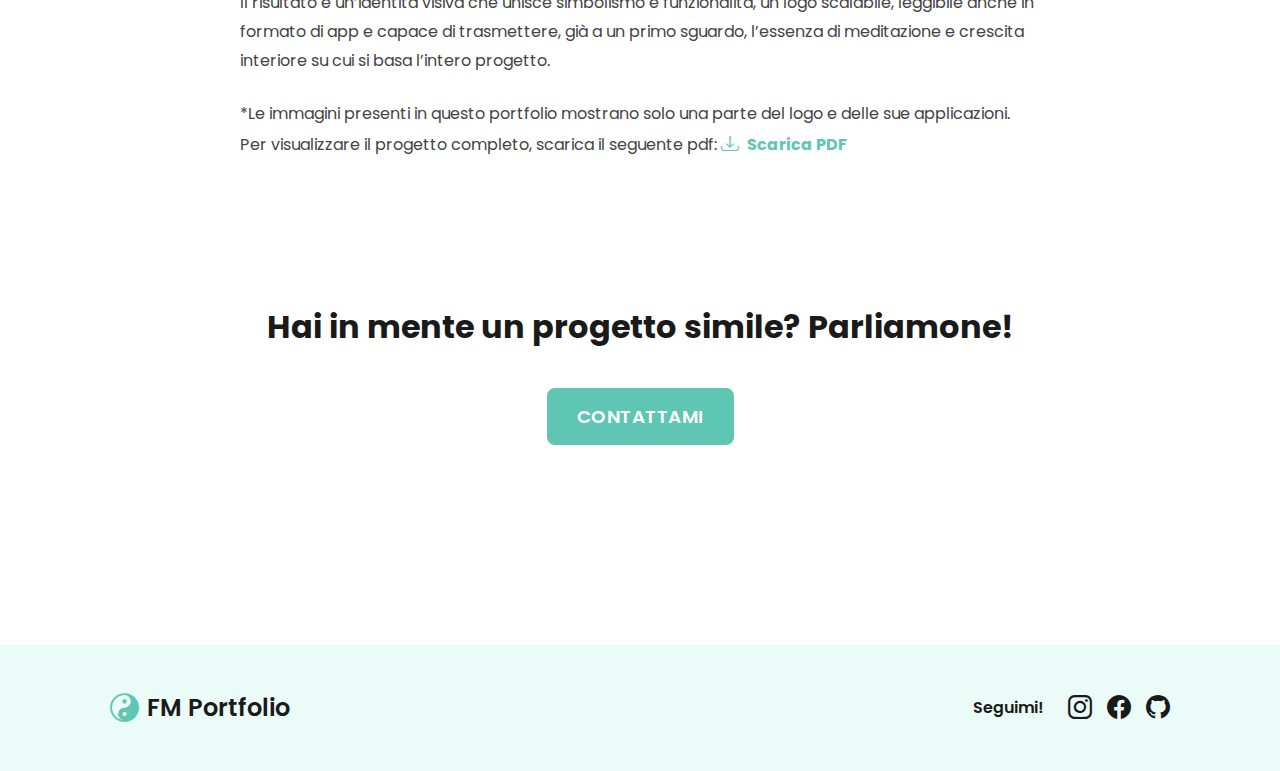
<file: progetto-singolo-5.html>
<!DOCTYPE html>
<html lang="it">
<head>

    <meta charset="utf-8">
    <meta name="viewport" content="width=device-width,initial-scale=1">
    <title>FM Portfolio - Logo MeditActive</title>

    <link href="https://cdn.jsdelivr.net/npm/bootstrap@5.3.3/dist/css/bootstrap.min.css" rel="stylesheet" integrity="sha384-QWTKZyjpPEjISv5WaRU9OFeRpok6YctnYmDr5pNlyT2bRjXh0" crossorigin="anonymous">
    
    <link rel="stylesheet" href="../style.css"> 
    <link href="https://fonts.googleapis.com/css2?family=Poppins:wght@300;400;600;700&display=swap" rel="stylesheet">
    <link href="https://cdn.jsdelivr.net/npm/bootstrap-icons@1.10.5/font/bootstrap-icons.css" rel="stylesheet">
    <link rel="icon" href="../favicon.icon" type="image/x-icon"> 

</head>
<body>
    
    <header class="site-header" role="banner">
        <div class="container header-inner">
            <a class="brand" href="../index.html" aria-label="FM Portfolio - Home"> 
                <i class="bi bi-yin-yang logo-icon" aria-hidden="true"></i>
                <span class="brand-text">FM Portfolio</span>
            </a>
            <button class="nav-toggle" aria-label="Apri menu" aria-expanded="false">
                <i class="bi bi-list"></i>
            </button>
            <nav class="main-nav" aria-label="Main navigation">
                <ul>
                    <li><a href="../index.html">Home</a></li> 
                    <li><a href="../cv.html">Cv</a></li> 
                    <li><a href="../progetti.html" class="current">Progetti</a></li> 
                    <li><a href="../contatti.html">Contatti</a></li> 
                </ul>
            </nav>
        </div>
    </header> 
    
    <div class="container breadcrumb-nav">
        <a href="../index.html" class="breadcrumb-link">Home</a> 
        <span class="breadcrumb-separator">></span> 
        <a href="../progetti.html" class="breadcrumb-link">Progetti</a>
        <span class="breadcrumb-separator">></span> 
        <span class="breadcrumb-current">Logo MeditActive</span>
    </div>

    <main class="project-detail-main">
        <div class="container">
            
            <header class="project-detail-header">
                <h1 class="project-detail-title">Logo per un'app di meditazione</h1>
                <p class="project-detail-subtitle">Branding e applicazioni grafiche per MeditActive</p>
                
                <div class="project-meta-data">
                    <span class="meta-item">Cliente: MeditActive (Progetto Fittizio)</span>
                    <span class="meta-item">Strumento: Illustrator / Procreate</span>
                    <span class="meta-item">Data: Luglio 2025</span>
                </div>
            </header>

            <div class="slider-wrapper">
                <div class="project-slider-container">
                    <div class="slider-track">
                        <div class="slide active-slide">
                            <img src="img/medit 3.png" alt="Logo MeditActive finale">
                        </div>
                        <div class="slide">
                            <img src="img/medit 2.png" alt="Varianti di colore e sfondo">
                        </div>
                        <div class="slide">
                            <img src="img/colori medit .png" alt="Mockup icona app">
                        </div>
                        <div class="slide">
                            <img src="img/post medit.png" alt="Schizzi e processo creativo">
                        </div>
                    </div>
                </div>
                
                <button class="prev-button" aria-label="Immagine precedente">
                    <i class="bi bi-chevron-left"></i>
                </button>
                <button class="next-button" aria-label="Immagine successiva">
                    <i class="bi bi-chevron-right"></i>
                </button>
            </div>

            <section class="project-case-study">
                
                <h2 class="case-study-heading">La Sfida e l'Obiettivo</h2>
                <p>La sfida principale era condensare in un solo segno i concetti di meditazione e attività, un logo che comunicasse calma, presenza e crescita personale, ma che fosse anche immediatamente riconoscibile come icona per un’app mobile. 
                <p>Dovevo evitare i soliti cliché visivi (lotus stilizzati e simboli troppo ovvi) e trovare invece una forma che portasse con sé un significato profondo, che parlasse di natura, concentrazione e benessere mentale senza banalizzazioni.</p>

                <h2 class="case-study-heading">Processo creativo e Risultato</h2>
                <p>Il logo è nato da una costruzione attenta, in cui ogni elemento ha un significato preciso. Ho disegnato a mano libera gli elementi principali: la figura umana, le foglie, e il punto sulla fronte rappresentano la mente, la concentrazione e la crescita. Anche il logotipo segue questo stile, morbido e che ricorda la scrittura manuale.
<p>Il risultato è un’identità visiva che unisce simbolismo e funzionalità, un logo scalabile, leggibile anche in formato di app e capace di trasmettere, già a un primo sguardo, l’essenza di meditazione e crescita interiore su cui si basa l’intero progetto.</p>

<p>*Le immagini presenti in questo portfolio mostrano solo una parte del logo e delle sue applicazioni.

<span class="download-text-intro">Per visualizzare il progetto completo, scarica il seguente pdf:</span> <a href="MeditActive.pdf" target="_blank" download class="pdf-download-link">
                <i class="bi bi-download" aria-hidden="true"></i>  Scarica PDF
            </section>

            <section class="final-cta-section">
                <div class="text-center">
                    <h2 class="final-cta-title">Hai in mente un progetto simile? Parliamone!</h2>
                    <a href="../contatti.html" class="btn btn-primary btn-final-cta">Contattami</a>
                </div>
            </section>

        </div>
    </main>
    
    <footer class="site-footer">
        <div class="container footer-content">
            
            <a class="brand footer-brand" href="../index.html" aria-label="FM Portfolio - Home"> <i class="bi bi-yin-yang logo-icon" aria-hidden="true"></i>
                <span class="brand-text">FM Portfolio</span>
            </a>

            <div class="social-links footer-socials">
              <span class="social-prompt">Seguimi!</span>
                <a href="[LINK_INSTAGRAM]" aria-label="Instagram" target="_blank">
                    <i class="bi bi-instagram"></i>
                </a>
                <a href="[LINK_FACEBOOK]" aria-label="Facebook" target="_blank">
                    <i class="bi bi-facebook"></i>
                </a>
                <a href="[LINK_GITHUB]" aria-label="Github" target="_blank">
                    <i class="bi bi-github"></i>
                </a>
            </div>
            
        </div>
    </footer>
    
    <script>
        const navToggle = document.querySelector('.nav-toggle');
        const mainNav = document.querySelector('.main-nav');

        navToggle.addEventListener('click', () => {
            navToggle.classList.toggle('active');
            
            mainNav.classList.toggle('open');
    
            const isExpanded = navToggle.getAttribute('aria-expanded') === 'true' || false;
            navToggle.setAttribute('aria-expanded', !isExpanded);
        });

    document.addEventListener('DOMContentLoaded', () => {
        const slides = document.querySelectorAll('.slide');
        const prevButton = document.querySelector('.prev-button');
        const nextButton = document.querySelector('.next-button');
        let currentSlideIndex = 0;

        function showSlide(index) {
            slides.forEach((slide) => {
                slide.classList.remove('active-slide');
            });

            if (index >= slides.length) {
                currentSlideIndex = 0;
            } else if (index < 0) {
                currentSlideIndex = slides.length - 1;
            } else {
                currentSlideIndex = index;
            }

            slides[currentSlideIndex].classList.add('active-slide');
        }

        prevButton.addEventListener('click', () => {
            showSlide(currentSlideIndex - 1);
        });

        nextButton.addEventListener('click', () => {
            showSlide(currentSlideIndex + 1);
        });

        showSlide(currentSlideIndex);
    });
    </script>

</body>
</html>
</file>
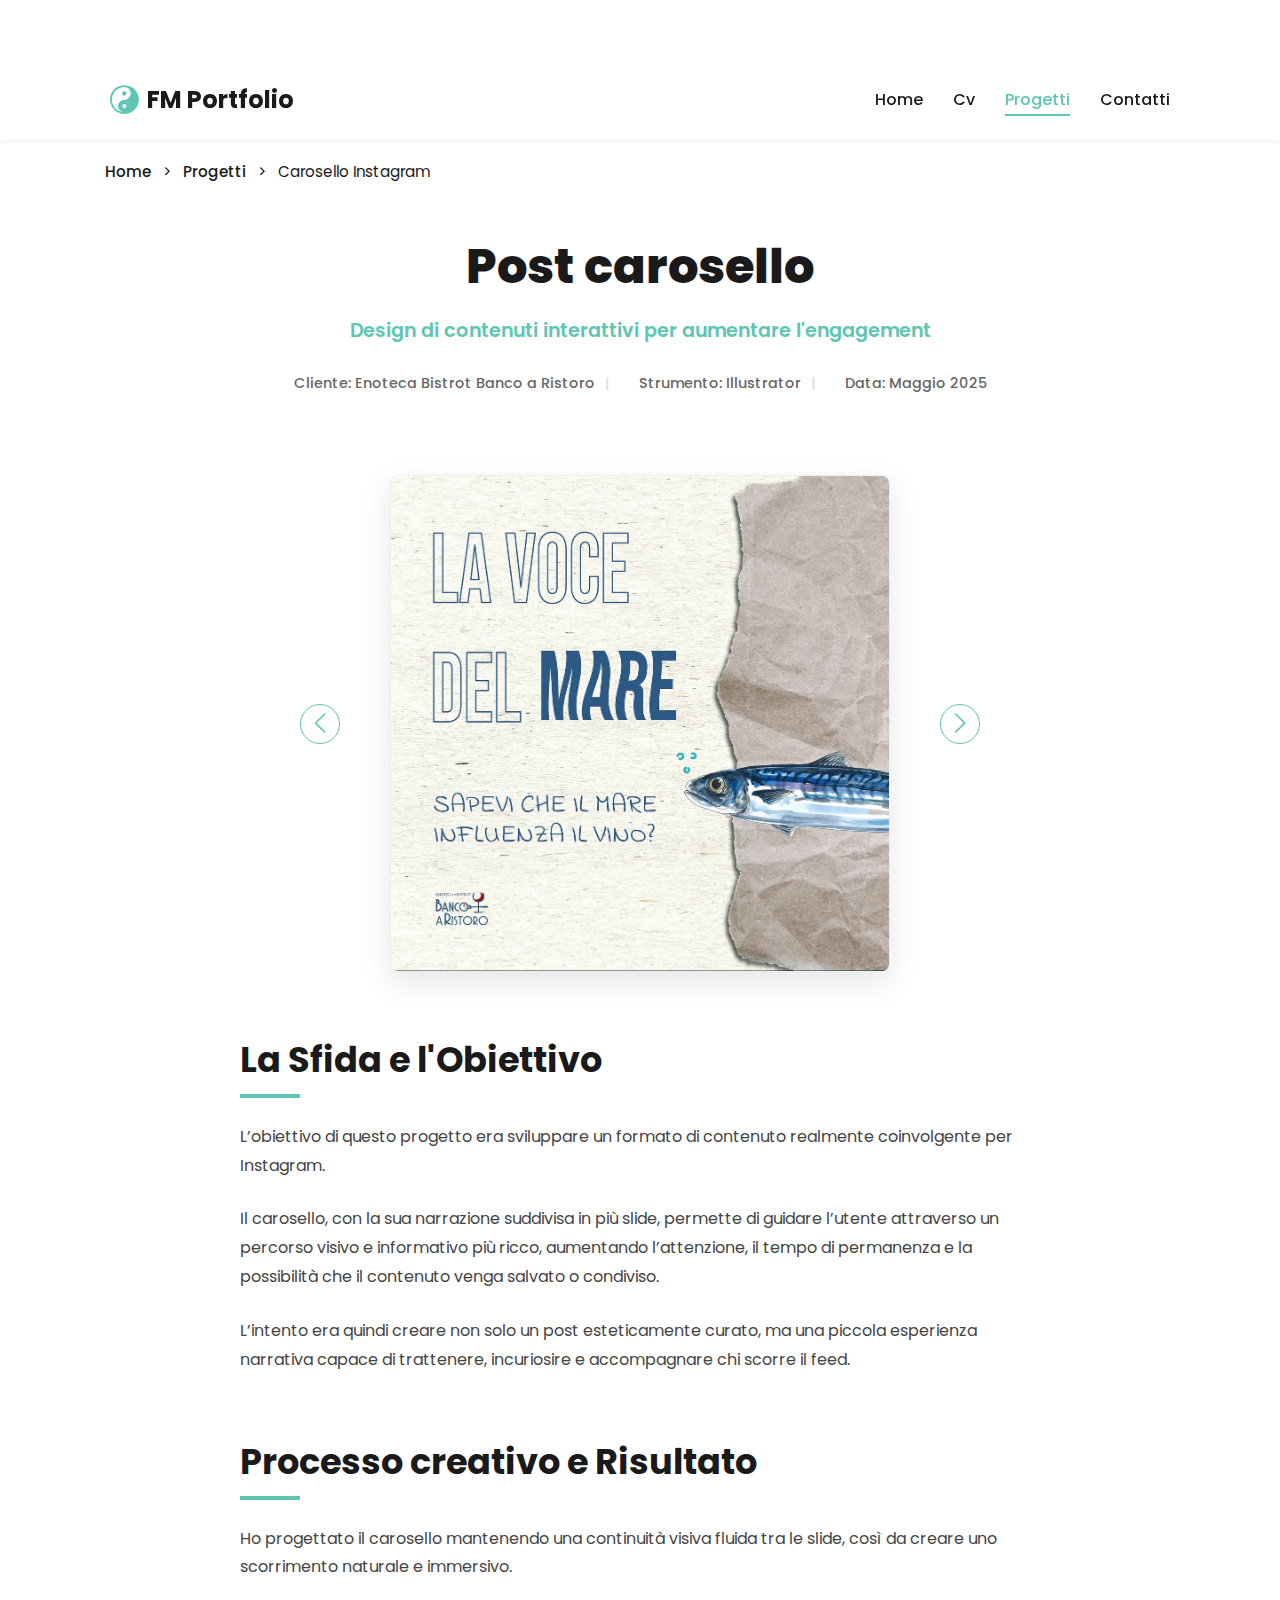
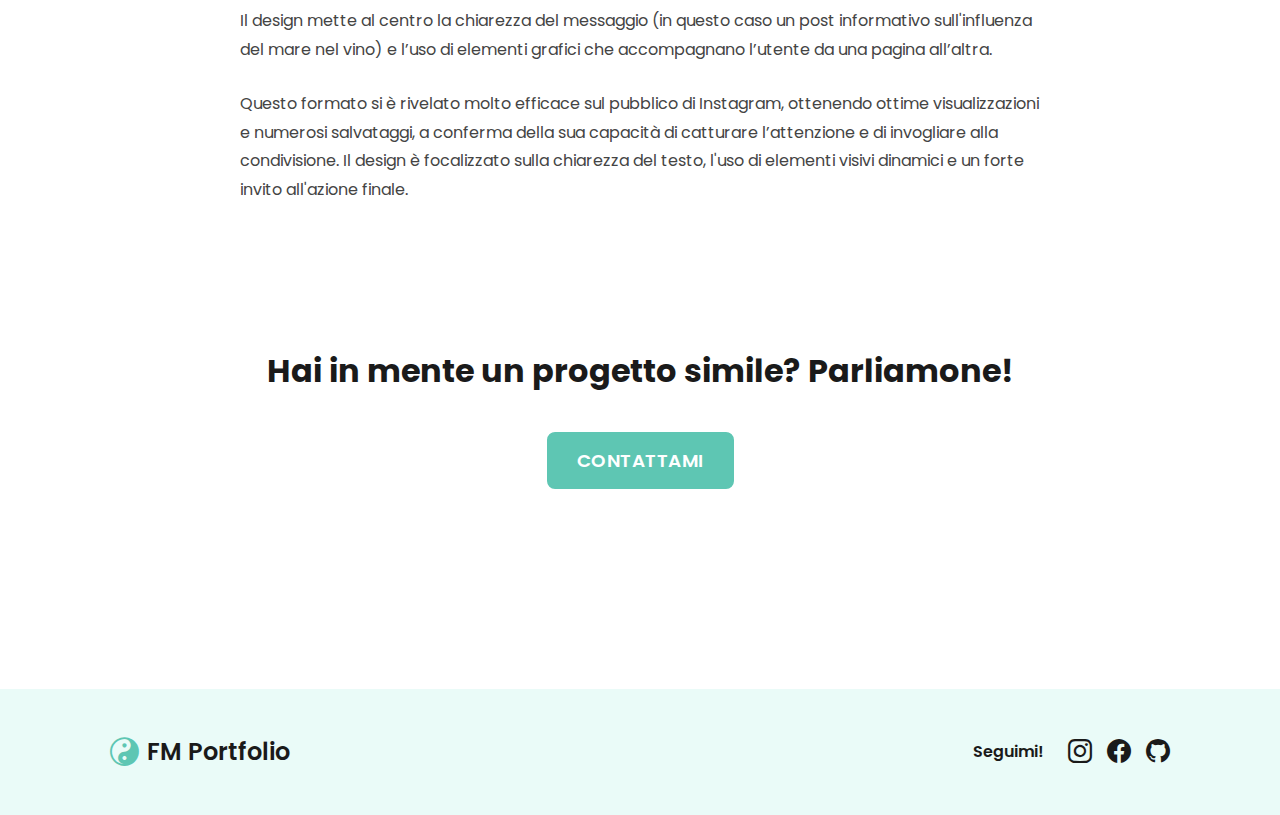
<file: progetto-singolo-6.html>
<!DOCTYPE html>
<html lang="it">
<head>

    <meta charset="utf-8">
    <meta name="viewport" content="width=device-width,initial-scale=1">
    <title>FM Portfolio - Carosello Instagram</title>

    <link href="https://cdn.jsdelivr.net/npm/bootstrap@5.3.3/dist/css/bootstrap.min.css" rel="stylesheet" integrity="sha384-QWTKZyjpPEjISv5WaRU9OFeRpok6YctnYmDr5pNlyT2bRjXh0" crossorigin="anonymous">
    
  <link rel="stylesheet" href="style.css">

    <link href="https://fonts.googleapis.com/css2?family=Poppins:wght@300;400;600;700&display=swap" rel="stylesheet">
    <link href="https://cdn.jsdelivr.net/npm/bootstrap-icons@1.10.5/font/bootstrap-icons.css" rel="stylesheet">
    <link rel="icon" href="../favicon.icon" type="image/x-icon"> 

</head>
<body>
    
    <header class="site-header" role="banner">
        <div class="container header-inner">
            <a class="brand" href="../index.html" aria-label="FM Portfolio - Home"> 
                <i class="bi bi-yin-yang logo-icon" aria-hidden="true"></i>
                <span class="brand-text">FM Portfolio</span>
            </a>
            <button class="nav-toggle" aria-label="Apri menu" aria-expanded="false">
                <i class="bi bi-list"></i>
            </button>
            <nav class="main-nav" aria-label="Main navigation">
                <ul>
                    <li><a href="../index.html">Home</a></li> 
                    <li><a href="../cv.html">Cv</a></li> 
                    <li><a href="../progetti.html" class="current">Progetti</a></li> 
                    <li><a href="../contatti.html">Contatti</a></li> 
                </ul>
            </nav>
        </div>
    </header> 
    
    <div class="container breadcrumb-nav">
        <a href="../index.html" class="breadcrumb-link">Home</a> 
        <span class="breadcrumb-separator">></span> 
        <a href="../progetti.html" class="breadcrumb-link">Progetti</a>
        <span class="breadcrumb-separator">></span> 
        <span class="breadcrumb-current">Carosello Instagram</span>
    </div>

    <main class="project-detail-main">
        <div class="container">
            
            <header class="project-detail-header">
                <h1 class="project-detail-title">Post carosello</h1>
                <p class="project-detail-subtitle">Design di contenuti interattivi per aumentare l'engagement</p>
                
                <div class="project-meta-data">
                    <span class="meta-item">Cliente: Enoteca Bistrot Banco a Ristoro</span>
                    <span class="meta-item">Strumento: Illustrator</span>
                    <span class="meta-item">Data: Maggio 2025</span>
                </div>
            </header>

            <div class="slider-wrapper">
                <div class="project-slider-container">
                    <div class="slider-track">
                        <div class="slide active-slide">
                            <img src="img/carosello.jpeg" alt="Carosello Instagram Slide 1">
                        </div>
                        <div class="slide">
                            <img src="img/carosello 2.jpg" alt="Carosello Instagram Slide 2">
                        </div>
                        <div class="slide">
                            <img src="img/carosello 3.jpg" alt="Carosello Instagram Slide 3">
                        </div>
                        <div class="slide">
                            <img src="img/carosello 4.jpg" alt="Carosello Instagram Slide 4">
                        </div>
                         <div class="slide">
                            <img src="img/carosello 5.jpg" alt="Carosello Instagram Slide 4">
                        </div>
                    </div>
                </div>
                
                <button class="prev-button" aria-label="Immagine precedente">
                    <i class="bi bi-chevron-left"></i>
                </button>
                <button class="next-button" aria-label="Immagine successiva">
                    <i class="bi bi-chevron-right"></i>
                </button>
            </div>

            <section class="project-case-study">
                
                <h2 class="case-study-heading">La Sfida e l'Obiettivo</h2>
                <p>L’obiettivo di questo progetto era sviluppare un formato di contenuto realmente coinvolgente per Instagram. 
                 <p>Il carosello, con la sua narrazione suddivisa in più slide, permette di guidare l’utente attraverso un percorso visivo e informativo più ricco, aumentando l’attenzione, il tempo di permanenza e la possibilità che il contenuto venga salvato o condiviso. 
                <p>L’intento era quindi creare non solo un post esteticamente curato, ma una piccola esperienza narrativa capace di trattenere, incuriosire e accompagnare chi scorre il feed.</p>

                <h2 class="case-study-heading">Processo creativo e Risultato</h2>
                <p>Ho progettato il carosello mantenendo una continuità visiva fluida tra le slide, così da creare uno scorrimento naturale e immersivo. 
                <p>Il design mette al centro la chiarezza del messaggio (in questo caso un post informativo sull'influenza del mare nel vino) e l’uso di elementi grafici che accompagnano l’utente da una pagina all’altra.
                <p>Questo formato si è rivelato molto efficace sul pubblico di Instagram, ottenendo ottime visualizzazioni e numerosi salvataggi, a conferma della sua capacità di catturare l’attenzione e di invogliare alla condivisione. Il design è focalizzato sulla chiarezza del testo, l'uso di elementi visivi dinamici e un forte invito all'azione finale.</p>

                </section>

            <section class="final-cta-section">
                <div class="text-center">
                    <h2 class="final-cta-title">Hai in mente un progetto simile? Parliamone!</h2>
                    <a href="../contatti.html" class="btn btn-primary btn-final-cta">Contattami</a>
                </div>
            </section>

        </div>
    </main>
    
    <footer class="site-footer">
        <div class="container footer-content">
            
            <a class="brand footer-brand" href="../index.html" aria-label="FM Portfolio - Home"> <i class="bi bi-yin-yang logo-icon" aria-hidden="true"></i>
                <span class="brand-text">FM Portfolio</span>
            </a>

            <div class="social-links footer-socials">
              <span class="social-prompt">Seguimi!</span>
                <a href="[LINK_INSTAGRAM]" aria-label="Instagram" target="_blank">
                    <i class="bi bi-instagram"></i>
                </a>
                <a href="[LINK_FACEBOOK]" aria-label="Facebook" target="_blank">
                    <i class="bi bi-facebook"></i>
                </a>
                 <a href="https://github.com/Franesca333/SITO.git" aria-label="Github" target="_blank">
                    <i class="bi bi-github"></i>
                </a>
            </div>
            
        </div>
    </footer>
    
    <script>
        const navToggle = document.querySelector('.nav-toggle');
        const mainNav = document.querySelector('.main-nav');

        navToggle.addEventListener('click', () => {
            navToggle.classList.toggle('active');
            
            mainNav.classList.toggle('open');
    
            const isExpanded = navToggle.getAttribute('aria-expanded') === 'true' || false;
            navToggle.setAttribute('aria-expanded', !isExpanded);
        });

    document.addEventListener('DOMContentLoaded', () => {
        const slides = document.querySelectorAll('.slide');
        const prevButton = document.querySelector('.prev-button');
        const nextButton = document.querySelector('.next-button');
        let currentSlideIndex = 0;

        function showSlide(index) {
            slides.forEach((slide) => {
                slide.classList.remove('active-slide');
            });

            if (index >= slides.length) {
                currentSlideIndex = 0;
            } else if (index < 0) {
                currentSlideIndex = slides.length - 1;
            } else {
                currentSlideIndex = index;
            }

            slides[currentSlideIndex].classList.add('active-slide');
        }

        prevButton.addEventListener('click', () => {
            showSlide(currentSlideIndex - 1);
        });

        nextButton.addEventListener('click', () => {
            showSlide(currentSlideIndex + 1);
        });

        showSlide(currentSlideIndex);
    });
    </script>

</body>
</html>
</file>
<file: style.css>
@charset "UTF-8";
/* ================================================= */
/* ============== VARIABILI E RESET GLOBALI (SCSS) ============== */
/* ================================================= */
/* Le variabili e i reset non usano la nidificazione, ma sono nel file .scss */
:root {
  /* Colori */
  --primary: #ffffff; /* Sfondo principale (Bianco) */
  --secondary: #f4f4f9; /* Sfondo secondario/footer (Grigio chiaro) */
  --text: #1a1a1a; /* Testo principale (Nero/Grigio scuro) */
  --muted: #1a1a1a; /* Testo secondario (Nero) */
  --accent: #5EC6B3; /* COLORE ACCENTO (Verde acqua/Ciano) */
  --accent-hover: #48a090; /* Tonalità più scura per hover */
  /* Font */
  --font-primary: "Poppins", sans-serif;
  /* Spaziatura */
  --container-width: 1100px;
  --header-height: 80px;
}

/* Reset per coerenza tra browser */
*, *::before, *::after {
  box-sizing: border-box;
  margin: 0;
  padding: 0;
}

body {
  padding-top: 60px;
  font-family: var(--font-primary);
  line-height: 1.6;
  color: var(--text);
  background-color: var(--primary);
  -webkit-font-smoothing: antialiased;
}

a {
  color: var(--accent);
  text-decoration: none;
  transition: color 0.3s ease;
}
a:hover { /* NIDIFICATO */
  color: var(--accent-hover);
}

.container {
  max-width: var(--container-width);
  margin: 0 auto;
  padding: 0 20px;
}

/* ================================================= */
/* =================== HEADER E NAV (SCSS) ================ */
/* ================================================= */
.site-header {
  background-color: var(--primary);
  box-shadow: 0 2px 4px rgba(0, 0, 0, 0.05);
  position: sticky;
  top: 0;
  z-index: 1000;
}
.site-header .header-inner { /* NIDIFICATO */
  display: flex;
  justify-content: space-between;
  align-items: center;
  height: var(--header-height);
}

.brand {
  display: flex;
  align-items: center;
  font-size: 1.5rem;
  font-weight: 700;
  color: var(--text);
}
.brand .logo-icon { /* NIDIFICATO */
  font-size: 1.8rem;
  color: var(--accent);
  margin-right: 8px;
}

.main-nav ul { /* NIDIFICATO */
  list-style: none;
  display: flex;
}
.main-nav ul li { /* NIDIFICATO */
  margin-left: 30px;
}
.main-nav a { /* NIDIFICATO */
  color: var(--text);
  font-weight: 500;
  position: relative;
  padding-bottom: 5px;
}
.main-nav a::after { /* NIDIFICATO */
  content: "";
  position: absolute;
  width: 0;
  height: 2px;
  bottom: 0;
  left: 0;
  background-color: var(--accent);
  transition: width 0.3s ease;
}
.main-nav a:hover::after, .main-nav a.current::after {
  width: 100%;
}
.main-nav a.current { /* NIDIFICATO */
  color: var(--accent);
}

.nav-toggle {
  display: none;
  background: none;
  border: none;
  font-size: 1.8rem;
  color: var(--text);
  cursor: pointer;
}

/* ================================================= */
/* ================== SEZIONE HERO (SCSS) ================= */
/* ================================================= */
.hero-section {
  padding: 130px 0 130px 0;
  /* ================================================= */
  /* ============= STILI IMMAGINE PROFILO (SCSS) ============ */
  /* ================================================= */
}
.hero-section .hero-content { /* NIDIFICATO */
  display: flex;
  align-items: center;
  justify-content: space-between;
  gap: 50px;
}
.hero-section .hero-text { /* NIDIFICATO */
  max-width: 600px;
}
.hero-section .greeting { /* NIDIFICATO */
  font-size: 2rem;
  font-weight: 600;
  color: var(--text);
  margin-bottom: 5px;
}
.hero-section .hero-title { /* NIDIFICATO */
  font-size: 3.5rem;
  font-weight: 700;
  color: var(--text);
  margin-bottom: 10px;
  line-height: 1.1;
}
.hero-section .hero-subtitle { /* NIDIFICATO */
  font-size: 2rem;
  font-weight: 600;
  color: var(--accent);
  margin-bottom: 20px;
}
.hero-section .hero-description { /* NIDIFICATO */
  font-size: 1.1rem;
  color: var(--text);
  line-height: 1.8;
  margin-bottom: 30px;
}
.hero-section .hero-cta { /* NIDIFICATO */
  display: flex;
  gap: 20px;
}
.hero-section .hero-image-wrapper { /* NIDIFICATO */
  width: 350px;
  height: 350px;
  border-radius: 50%;
  overflow: hidden;
  position: relative;
  box-shadow: 0 10px 30px rgba(0, 0, 0, 0.1);
  border: 5px solid var(--accent);
}
.hero-section .hero-image-wrapper .hero-image { /* DOPPIA NIDIFICAZIONE */
  width: 100%;
  height: 100%;
  -o-object-fit: cover;
     object-fit: cover;
  display: block;
}

/* ================================================= */
/* ================== STILI BOTTONI (SCSS) ================ */
/* ================================================= */
.btn {
  padding: 12px 25px;
  border-radius: 8px;
  font-weight: 600;
  text-transform: uppercase;
  font-size: 0.9rem;
  letter-spacing: 0.5px;
  transition: background-color 0.3s ease, transform 0.2s ease, border-color 0.3s ease;
  display: inline-flex;
  align-items: center;
}
.btn i { /* NIDIFICATO: l'icona dentro il bottone */
  margin-left: 8px;
}

.btn-primary {
  background-color: var(--accent);
  color: var(--primary);
  border: 2px solid var(--accent);
}
.btn-primary:hover { /* NIDIFICATO: lo stato hover del bottone primario */
  background-color: var(--accent-hover);
  border-color: var(--accent-hover);
  transform: translateY(-2px);
}

.btn-secondary {
  background: none;
  color: var(--accent);
  border: 2px solid var(--accent);
}
.btn-secondary:hover { /* NIDIFICATO: lo stato hover del bottone secondario */
  background-color: var(--accent);
  color: var(--primary);
  transform: translateY(-2px);
}

/* ================================================= */
/* ================== RESPONSIVE DESIGN (SCSS) ============ */
/* ================================================= */
/* La media query deve essere l'ultima cosa, e all'interno puoi nidificare le classi */
@media (max-width: 992px) {
  .hero-content {
    flex-direction: column;
    text-align: center;
  }
  .hero-text {
    max-width: 100%;
  }
  .hero-image-wrapper {
    order: -1;
    margin-bottom: 40px;
  }
  .hero-cta {
    justify-content: center;
  }
  .welcome-message { /* SPOSTATO QUI */
    text-align: center;
    font-size: 3rem;
    color: #1a1a1a;
  }
}
@media (max-width: 768px) {
  .hero-title {
    font-size: 3rem;
  }
  .hero-subtitle {
    font-size: 1.8rem;
  }
  .hero-cta {
    flex-direction: column;
    gap: 15px;
  }
  .site-footer .container {
    flex-direction: column;
    gap: 15px;
  }
}
@media (max-width: 600px) {
  .site-header {
    height: 60px; /* Riduce l'altezza su mobile */
  }
  .site-header .header-inner {
    height: 60px; /* Allinea gli elementi */
    padding: 0 15px; /* Aggiunge margini laterali */
  }
  /* 🛑 REGOLA CRUCIALE PER IL MENU: NASCONDE HOME, CV, PROGETTI, CONTATTI */
  .main-nav {
    display: none; /* 🔑 Nasconde la navigazione di default */
    position: absolute;
    top: 60px; /* Sotto l'header */
    width: 100%;
    background-color: var(--primary);
    box-shadow: 0 4px 8px rgba(0, 0, 0, 0.1);
    z-index: 999;
  }
  .main-nav.open { /* Quando JavaScript aggiunge la classe .open */
    display: block; /* Li fa apparire */
  }
  .main-nav ul {
    flex-direction: column; /* I link vanno in colonna */
  }
  .main-nav ul li {
    margin-left: 0;
    text-align: center;
    border-bottom: 1px solid var(--secondary);
  }
  .main-nav ul a {
    padding: 15px 0;
    display: block;
  }
  .nav-toggle {
    display: block; /* Mostra l'icona hamburger */
  }
}
/* ---------------------------------------------------- */
/* --------- SEPARATORE SOTTILE (HOME PAGE) ----------- */
/* ---------------------------------------------------- */
.separator-slim {
  border: none;
  height: 3px; /* ALTEZZA MINIMA: Rende la linea quasi invisibile ma percepibile */
  background-color: var(--accent); /* Il tuo colore verde acqua */
  width: 50%; /* LARGHEZZA RIDOTTA: 20% della pagina (molto discreto) */
  margin: 30px auto; /* Centra e imposta lo spazio SOPRA e SOTTO */
}

/* ================================================= */
/* ============= SEZIONE CHI SONO (ABOUT - SCSS) ========== */
/* ================================================= */
.section-title {
  font-size: 2.5rem;
  font-weight: 700;
  color: var(--text);
  margin-bottom: 25px;
  position: relative;
  padding-bottom: 10px;
}
.section-title::after { /* NIDIFICATO: la linea decorativa */
  content: "";
  display: block;
  width: 60px;
  height: 4px;
  background-color: var(--accent);
  margin-top: 5px;
}

.about-section {
  padding: 80px 0 150px;
  /* Stile Immagine */
}
.about-section .about-content { /* NIDIFICATO */
  display: flex;
  flex-wrap: wrap;
  flex-direction: row-reverse;
  align-items: center;
  justify-content: space-between;
  gap: 50px;
}
.about-section .about-text { /* NIDIFICATO */
  max-width: 600px;
}
.about-section .about-description { /* NIDIFICATO */
  font-size: 1.05rem;
  line-height: 1.8;
  color: var(--text);
  margin-bottom: 20px;
}
.about-section .about-image-wrapper { /* NIDIFICATO */
  width: 400px;
  max-width: 100%;
  overflow: hidden;
  border-radius: 12px;
  box-shadow: 0 10px 30px rgba(0, 0, 0, 0.1);
  border: 3px solid var(--accent);
}
.about-section .about-image-wrapper .about-image { /* DOPPIA NIDIFICAZIONE */
  width: 100%;
  height: auto;
  display: block;
}

/* ================================================= */
/* ================== RESPONSIVE DESIGN (About - SCSS) ==== */
/* ================================================= */
@media (max-width: 992px) {
  .about-content {
    flex-direction: column;
    text-align: center;
  }
  .about-image-wrapper {
    order: -1;
    margin-bottom: 40px;
  }
  /* Riscritto per nidificare le regole del titolo */
  .section-title {
    display: inline-block;
  }
  .section-title::after {
    margin: 5px auto 0;
  }
}
/* ================================================= */
/* ============ SEZIONE COMPETENZE (SKILLS - SCSS) ======== */
/* ================================================= */
.skills-section {
  padding: 80px 0;
  /* Usa il colore SECONDARIO (verde acqua chiaro) per l'intera sezione */
  background-color: #EAFBF8;
}
.skills-section .container {
  text-align: center;
}
.skills-section .section-title {
  padding-bottom: 10px;
  text-align: center;
  margin-bottom: 25px;
  position: relative;
}
.skills-section .section-title::after {
  content: "";
  display: block;
  width: 60px;
  height: 4px;
  background-color: var(--accent);
  margin: 5px auto 0;
}
.skills-section .skills-grid {
  display: grid;
  grid-template-columns: repeat(3, 1fr);
  gap: 30px;
  margin-top: 50px;
}
.skills-section .skill-card {
  /* ✅ CORRETTO: Usa il colore PRIMARIO (bianco) per le card per creare contrasto */
  background-color: var(--primary);
  padding: 30px;
  border-radius: 12px;
  text-align: center;
  /* Puoi aggiungere un'ombra leggera qui per profondità */
}
.skills-section .skill-card .skill-icon {
  font-size: 3rem;
  color: var(--text);
  margin-bottom: 15px;
}
.skills-section .skill-card .skill-title {
  font-size: 1.4rem;
  font-weight: 600;
  color: var(--text);
  margin-bottom: 10px;
}
.skills-section .skill-card .skill-description {
  font-size: 1rem;
  color: var(--muted);
  line-height: 1.5;
}

/* ================================================= */
/* ============ RESPONSIVE DESIGN (SKILLS - SCSS) ========= */
/* ================================================= */
/* Le media query rimangono invariate */
@media (max-width: 992px) {
  .skills-section .skills-grid {
    grid-template-columns: repeat(2, 1fr);
  }
}
@media (max-width: 600px) {
  .skills-section {
    padding: 60px 0;
  }
  .skills-section .skills-grid {
    grid-template-columns: 1fr;
  }
}
/* ================================================= */
/* ============= SEZIONE PROGETTI (PROJECTS - SCSS) ======= */
/* ================================================= */
.projects-section {
  padding: 100px 0;
  /* Sfondo Verde Acqua Chiaro */
  background-color: var(--primary); /* Assumo che 'var(--bg-accent-light)' sia var(--secondary) */
  /* -------------------------------------- */
  /* --- Titolo Centrato con Lineetta ----- */
  /* -------------------------------------- */
  /* -------------------------------------- */
  /* --- Griglia e Card Progetti ---------- */
  /* -------------------------------------- */
  /* -------------------------------------- */
  /* --- CTA Finale ----------------------- */
  /* -------------------------------------- */
  /* ================================================= */
  /* ================== STILI BOTTONI (SCSS) ================ */
  /* ================================================= */
}
.projects-section .section-title { /* NIDIFICATO */
  text-align: center;
  padding-bottom: 10px;
  margin-bottom: 50px;
  position: relative;
}
.projects-section .section-title::after { /* NIDIFICATO */
  content: "";
  display: block;
  width: 60px;
  height: 4px;
  background-color: var(--accent);
  margin: 5px auto 0;
}
.projects-section .projects-grid { /* NIDIFICATO */
  display: grid;
  grid-template-columns: repeat(3, 1fr);
  gap: 30px;
}
.projects-section .project-card { /* NIDIFICATO */
  background-color: var(--primary);
  border-radius: 12px;
  overflow: hidden;
  box-shadow: 0 8px 20px rgba(0, 0, 0, 0.1);
  transition: transform 0.3s ease;
}
.projects-section .project-card:hover { /* NIDIFICATO (Stato Hover) */
  transform: translateY(-8px);
}
.projects-section .project-card .project-image { /* DOPPIA NIDIFICAZIONE */
  width: 100%;
  height: 220px;
  -o-object-fit: cover;
     object-fit: cover;
  -o-object-position: top;
     object-position: top;
  display: block;
}
.projects-section .project-card .project-info { /* DOPPIA NIDIFICAZIONE */
  padding: 20px 25px;
}
.projects-section .project-card .project-title { /* DOPPIA NIDIFICAZIONE */
  font-size: 1.3rem;
  font-weight: 600;
  margin-bottom: 5px;
}
.projects-section .project-card .project-tags { /* DOPPIA NIDIFICAZIONE */
  font-size: 0.9rem;
  color: var(--accent);
  font-weight: 600;
}
.projects-section .projects-cta { /* NIDIFICATO */
  text-align: center;
  margin-top: 60px;
}
.projects-section .btn {
  padding: 12px 25px;
  border-radius: 8px;
  font-weight: 600;
  text-transform: uppercase;
  font-size: 0.9rem;
  letter-spacing: 0.5px;
  transition: background-color 0.3s ease, transform 0.2s ease, border-color 0.3s ease;
  display: inline-flex;
  align-items: center;
}
.projects-section .btn i { /* NIDIFICATO: l'icona dentro il bottone */
  margin-left: 8px;
}
.projects-section .btn-primary {
  background-color: var(--accent);
  color: var(--primary);
  border: 2px solid var(--accent);
}
.projects-section .btn-primary:hover { /* NIDIFICATO: lo stato hover del bottone primario */
  background-color: var(--accent-hover);
  border-color: var(--accent-hover);
  transform: translateY(-2px);
  color: var(--primary); /* ✅ CORREZIONE: Imposta il testo su bianco all'hover */
}
.projects-section .btn-secondary {
  background: none;
  color: var(--accent);
  border: 2px solid var(--accent);
}
.projects-section .btn-secondary:hover { /* NIDIFICATO: lo stato hover del bottone secondario */
  background-color: var(--accent);
  color: var(--primary);
  transform: translateY(-2px);
}

/* Chiusura di .projects-section */
/* NOTA: Gli stili .btn-primary li abbiamo già convertiti e li lasciamo nel blocco Bottoni. */
/* ================================================= */
/* =========== RESPONSIVE DESIGN (PROJECTS - SCSS) ======== */
/* ================================================= */
@media (max-width: 992px) {
  .projects-section .projects-grid { /* NIDIFICATO */
    grid-template-columns: repeat(2, 1fr);
  }
}
@media (max-width: 600px) {
  .projects-section .projects-grid { /* NIDIFICATO */
    grid-template-columns: 1fr;
  }
}
/* ================================================= */
/* ============= SEZIONE CTA FINALE (SCSS) ================ */
/* ================================================= */
.final-cta-section {
  padding: 120px 0;
  text-align: center;
  /* Regole del bottone finale (che presumiamo sia anche .btn-primary) */
  /* === Adattamento Responsive NIDIFICATO === */
}
.final-cta-section .final-cta-title {
  font-size: 2rem;
  font-weight: 700;
  color: var(--text);
  line-height: 1.3;
  margin-bottom: 40px;
}
.final-cta-section .btn-final-cta {
  font-size: 1.15rem;
  padding: 12px 28px;
  /* Gestiamo l'hover per sovrascrivere il colore del testo, se necessario */
}
.final-cta-section .btn-final-cta:hover {
  /* 🔑 CORREZIONE: Forza il colore del testo a rimanere bianco all'hover */
  color: var(--primary);
}
@media (max-width: 600px) {
  .final-cta-section {
    padding: 80px 0;
  }
  .final-cta-section .final-cta-title {
    font-size: 2rem;
  }
}

/* ================================================= */
/* ===================== FOOTER (SCSS) ==================== */
/* ================================================= */
.site-footer {
  padding: 40px;
  background-color: #EAFBF8; /* Usiamo la variabile per il Verde Acqua Chiaro */
  color: var(--muted);
  font-size: 0.95rem;
  /* === Responsive NIDIFICATO === */
  /* Assicurati che tu abbia le regole responsive del footer alla fine del file @media(max-width: 768px) */
}
.site-footer .footer-content { /* NIDIFICATO */
  display: flex;
  justify-content: space-between;
  align-items: center;
}
.site-footer .footer-brand { /* NIDIFICATO */
  color: var(--text);
  font-weight: 600;
}
.site-footer .footer-socials { /* NIDIFICATO */
  display: flex;
  align-items: center;
}
.site-footer .footer-socials .social-prompt { /* DOPPIA NIDIFICAZIONE */
  font-size: 1rem;
  font-weight: 600;
  color: var(--text);
  margin-right: 10px;
}
.site-footer .footer-socials a { /* DOPPIA NIDIFICAZIONE: il link dell'icona */
  color: var(--text);
  font-size: 1.5rem;
  margin-left: 15px;
}
.site-footer .footer-socials a:hover { /* NIDIFICATO: l'hover sull'icona */
  color: var(--accent);
}

/* ================================================= */
/* ============ PAGINA CURRICULUM VITAE (SCSS) ============ */
/* ================================================= */
.cv-page-main {
  padding: 20px 0;
  background-color: var(--primary);
}

.cv-title { /* NIDIFICATO */
  text-align: left;
  font-size: 2.5rem;
  color: var(--accent);
  margin-bottom: 50px;
}

/* Contenitore principale del layout a due colonne */
.cv-content-wrapper { /* NIDIFICATO */
  display: flex;
  justify-content: space-between;
  gap: 40px;
  max-width: 1000px;
  margin: 0 auto;
  position: relative;
  /* Colonna di sinistra (Foto e Info) */
  /* Colonna di destra (Istruzione e Competenze) */
  /* Stili per la foto del CV */
  /* Stili per i blocchi di informazione (Colonna Sinistra) */
  /* Stili per le sezioni di Istruzione/Competenze (Colonna Destra) */
  /* Stili Titoli (Header generico per blocchi) */
  /* Timeline (Istruzione) */
  /* Skills List */
}
.cv-content-wrapper .cv-col-left { /* DOPPIA NIDIFICAZIONE */
  width: 35%;
  padding-right: 40px;
  border-right: 2px solid var(--accent); /* Divisore verticale */
}
.cv-content-wrapper .cv-col-right { /* DOPPIA NIDIFICAZIONE */
  width: 65%;
  padding-left: 40px;
}
.cv-content-wrapper .cv-photo-wrapper { /* DOPPIA NIDIFICAZIONE */
  width: 150px;
  height: 150px;
  margin-bottom: 25px;
  border-radius: 50%;
  overflow: hidden;
  border: 3px solid var(--accent);
}
.cv-content-wrapper .cv-photo-wrapper .cv-photo { /* TRIPLA NIDIFICAZIONE */
  width: 100%;
  height: 100%;
  -o-object-fit: cover;
     object-fit: cover;
  display: block;
}
.cv-content-wrapper .info-block { /* DOPPIA NIDIFICAZIONE */
  margin-bottom: 25px;
  padding-bottom: 15px;
  border-bottom: 1px solid var(--border);
}
.cv-content-wrapper .cv-section { /* DOPPIA NIDIFICAZIONE */
  margin-bottom: 40px;
}
.cv-content-wrapper h3 {
  color: var(--text);
  font-size: 1.25rem;
  margin-bottom: 10px;
  font-weight: 700;
}
.cv-content-wrapper .timeline-item { /* DOPPIA NIDIFICAZIONE */
  margin-bottom: 20px;
  position: relative;
  padding-left: 15px;
}
.cv-content-wrapper .timeline-date { /* DOPPIA NIDIFICAZIONE */
  font-size: 0.9rem;
  color: var(--muted);
}
.cv-content-wrapper .timeline-title { /* DOPPIA NIDIFICAZIONE */
  font-weight: 600;
  color: var(--text);
}
.cv-content-wrapper .skills-list { /* DOPPIA NIDIFICAZIONE */
  list-style: none;
  padding-left: 0;
}
.cv-content-wrapper .skills-list li { /* TRIPLA NIDIFICAZIONE */
  position: relative;
  padding-left: 20px;
  margin-bottom: 8px;
  line-height: 1.4;
  color: var(--text);
}
.cv-content-wrapper .skills-list li::before { /* QUADRUPLA NIDIFICAZIONE */
  content: "•";
  color: var(--accent);
  font-weight: bold;
  display: inline-block;
  width: 1em;
  margin-left: -1em;
}

/* ================================================= */
/* ======== RESPONSIVE DESIGN FINALE (CV MOBILE) ===== */
/* ================================================= */
@media (max-width: 768px) {
  /* 1. SELETTIVITÀ: Rimuove i padding esterni di Bootstrap SOLO nella pagina CV */
  .cv-page-main .container, .cv-page-main .container-fluid {
    padding-left: 0 !important;
    padding-right: 0 !important;
    margin-left: 0 !important;
    margin-right: 0 !important;
  }
  /* 2. Contenitore principale del CV: Rimuovi il padding laterale e usa la larghezza intera */
  .cv-content-wrapper {
    flex-direction: column;
    gap: 30px;
    /* RIMUOVI IL PADDING LATERALE QUI! */
    width: 100% !important;
    margin: 0 auto !important;
    padding: 40px 0 !important; /* Mantiene 40px sopra e sotto, ma 0px sui lati */
  }
  /* 3. Allinea il titolo principale del CV al bordo del Header (es. 20px) */
  .cv-title {
    text-align: left !important;
    padding-left: 20px; /* <--- QUESTO DOVREBBE ALLINEARE AL HEADER */
    padding-right: 20px;
  }
  /* 4. Colonna Sinistra (Foto e Info Personali) */
  .cv-col-left {
    width: 100% !important;
    padding: 0 20px !important; /* Ripristina 20px di padding su entrambi i lati per il contenuto */
    border-right: none !important;
    text-align: left;
    border-bottom: 2px solid var(--accent);
    padding-bottom: 30px;
    margin-bottom: 30px;
  }
  /* 5. Colonna Destra (Istruzione e Competenze) */
  .cv-col-right {
    width: 100% !important;
    padding: 0 20px !important; /* Ripristina 20px di padding su entrambi i lati per il contenuto */
    border-right: none !important;
    text-align: left;
  }
  /* 6. Centratura Foto e Testi */
  .cv-photo-wrapper {
    margin: 0 auto 25px auto;
  }
  .cv-content-wrapper h3,
  .cv-content-wrapper .info-block {
    text-align: left;
  }
  /* Regole per le Liste (Mantenute pulite) */
  .skills-list, .timeline-item {
    text-align: left;
    padding-left: 0;
    margin: 0;
  }
  .skills-list li, .timeline-item {
    text-align: left;
    display: block;
    margin: 0 0 8px 0;
    max-width: 100%;
  }
}
/* ================================================= */
/* ============= BREADCRUMB NAVIGATION (SCSS) ============= */
/* ================================================= */
.breadcrumb-nav {
  padding-top: 20px;
  padding-bottom: 5px;
  font-size: 0.95rem;
  color: var(--text);
  padding-left: 15px;
}
.breadcrumb-nav .breadcrumb-link { /* NIDIFICATO */
  text-decoration: none;
  color: var(--muted);
  transition: color 0.3s ease;
  font-weight: 500;
}
.breadcrumb-nav .breadcrumb-link:hover { /* DOPPIA NIDIFICAZIONE (Stato Hover) */
  color: var(--accent);
}
.breadcrumb-nav .breadcrumb-separator { /* NIDIFICATO */
  margin: 0 8px;
  color: var(--muted);
}
.breadcrumb-nav .breadcrumb-current { /* NIDIFICATO */
  color: var(--text);
}

/* ================================================= */
/* ============ PAGINA CONTATTI (MODULO - SCSS) =========== */
/* ================================================= */
.contact-page-main {
  padding: 50px 0 80px 0;
  /* Rimuovi text-align se presente nel file SCSS! */
}

.contact-page-main .contact-title { /* NIDIFICATO */
  font-size: 2.5rem;
  color: var(--accent);
  margin-bottom: 10px;
  text-align: center;
}

.contact-page-main .contact-subtitle { /* NIDIFICATO */
  font-size: 1.1rem;
  color: var(--text);
  margin-bottom: 5px;
  text-align: center;
}

.contact-page-main .instruction { /* NIDIFICATO */
  margin-bottom: 40px;
  text-align: center;
}

.contact-form {
  max-width: 650px;
  margin: 0 auto;
  padding: 30px;
  background-color: var(--primary);
  border-radius: 12px;
}

.contact-form .form-group { /* NIDIFICATO: contenitore di ogni campo */
  margin-bottom: 20px;
}

.contact-form .form-group input,
.contact-form .form-group textarea { /* DOPPIA NIDIFICAZIONE: Stili generali per input/textarea */
  width: 100%;
  padding: 15px;
  border: 2px solid var(--accent);
  border-radius: 8px;
  font-size: 1rem;
  color: var(--text);
  background-color: var(--primary);
  transition: border-color 0.3s ease;
}

.contact-form .form-group input:focus, .contact-form .form-group textarea:focus { /* TRIPLA NIDIFICAZIONE: Stato Focus */
  border-color: #00897b;
  outline: none;
}

.contact-form .form-group textarea { /* DOPPIA NIDIFICAZIONE: Stili specifici per textarea */
  resize: none;
}

.contact-form ::-moz-placeholder { /* NIDIFICATO: Selettore specifico per placeholder */
  color: var(--muted);
  opacity: 1;
}

.contact-form ::-moz-placeholder,
.contact-form ::placeholder { /* NIDIFICATO: Selettore specifico per placeholder */
  color: var(--muted);
  opacity: 1;
}

.contact-form .submit-button-wrapper { /* NIDIFICATO */
  display: flex;
  justify-content: flex-end;
  margin-top: 20px;
}

/* ------------------- */
/* --- BOTTONE SUBMIT --- */
/* ------------------- */
.btn-submit {
  width: 150px;
  padding: 10px 20px;
  font-size: 1.1rem;
  background-color: var(--accent);
  color: var(--primary);
  opacity: 1;
  text-align: center;
  border: none;
  cursor: pointer;
  border-radius: 6px;
  font-weight: 600;
  transition: background-color 0.3s ease;
}

.btn-submit:hover { /* NIDIFICATO: Stato Hover */
  background-color: #00897b;
}

/* ================================================= */
/* =============== RESPONSIVE DESIGN (Contatti) ========== */
/* ================================================= */
@media (max-width: 600px) {
  .contact-form {
    padding: 20px;
  }
  /* Rimuovi name-fields e form-group.half-width da qui! */
  .submit-button-wrapper {
    justify-content: center; /* Centra il bottone su mobile */
  }
}
/* ================================================= */
/* ============ PAGINA PROGETTI (GRID - SCSS) ============= */
/* ================================================= */
.projects-page-main {
  padding-top: 30px;
  padding-bottom: 80px;
}
.projects-page-main .projects-title { /* NIDIFICATO */
  text-align: left;
  font-size: 2.5rem;
  color: var(--accent);
  margin-bottom: 5px;
  margin-top: 0;
  padding-left: 0;
}
.projects-page-main .projects-subtitle { /* NIDIFICATO */
  text-align: left;
  color: var(--text);
  margin-bottom: 70px;
  padding-left: 0;
  font-size: 1.1rem;
}

/* 🔑 LAYOUT GRIGLIA PRINCIPALE */
.projects-grid {
  display: grid;
  grid-template-columns: repeat(3, 1fr);
  gap: 30px;
  margin-top: 0px;
  /* ================================================= */
  /* ============== RESPONSIVITÀ GRIGLIA NIDIFICATA ============== */
  /* ================================================= */
}
@media (max-width: 992px) {
  .projects-grid { /* Aggiorna .projects-grid */
    grid-template-columns: repeat(2, 1fr);
    gap: 20px;
  }
}
@media (max-width: 600px) {
  .projects-grid { /* Aggiorna .projects-grid */
    grid-template-columns: 1fr;
    gap: 20px;
  }
}

/* ================================================= */
/* ============ STILI CARD PROGETTI (SCSS) - CORRETTO ================ */
/* ================================================= */
.project-card {
  /* Stili generali della card */
  background-color: var(--primary);
  border-radius: 12px;
  overflow: hidden;
  box-shadow: 0 4px 15px rgba(0, 0, 0, 0.1);
  transition: transform 0.3s ease;
  display: flex;
  flex-direction: column;
  height: 100%;
}
.project-card:hover {
  transform: translateY(-5px);
  box-shadow: 0 8px 20px rgba(0, 0, 0, 0.15);
}
.project-card .project-image {
  width: 100%;
  height: 220px; /* Altezza fissa per l'immagine */
  -o-object-fit: cover;
     object-fit: cover;
  -o-object-position: top;
     object-position: top;
  display: block;
  margin-bottom: 0;
}
.project-card .card-content {
  padding: 15px 20px 20px 20px;
  /* 🔑 Assicura che questo blocco prenda lo spazio rimanente per forzare l'altezza uniforme */
  flex-grow: 1;
  display: flex; /* Anche il contenuto è un flex container */
  flex-direction: column;
  justify-content: space-between; /* Spinge il bottone in basso */
}
.project-card .card-title {
  font-size: 1.4rem;
  color: var(--text);
  margin-top: 0;
  margin-bottom: 5px;
}
.project-card .card-description {
  font-size: 1rem;
  color: var(--muted);
  margin-bottom: 10px;
  flex-grow: 1; /* Permette alla descrizione di occupare spazio */
}
.project-card .btn-card {
  display: inline-block;
  padding: 8px 15px;
  background-color: var(--accent);
  color: var(--primary);
  text-decoration: none;
  border-radius: 4px;
  font-size: 0.9rem;
  font-weight: 600;
  transition: background-color 0.3s ease;
  margin-top: 10px;
  align-self: flex-start; /* Allinea il bottone a sinistra */
}
.project-card .btn-card:hover {
  background-color: #00897b;
  color: var(--primary);
}

/* ================================================= */
/* ============= RESPONSIVITÀ FINALE (MOBILE - SCSS) - CORRETTA ====== */
/* ================================================= */
@media (max-width: 600px) {
  /* === STILI DEL MENU (Lasciati invariati) === */
  .nav-toggle {
    display: block;
    cursor: pointer;
    background: none;
    border: none;
    font-size: 1.8rem;
    color: var(--text);
    z-index: 1001;
  }
  .site-header {
    position: fixed;
    top: 0;
    width: 100%;
    z-index: 1000;
  }
  .main-nav {
    position: absolute;
    top: 60px;
    width: 100%;
    background-color: var(--primary);
    box-shadow: 0 4px 8px rgba(0, 0, 0, 0.1);
    height: 0;
    overflow: hidden;
    transition: height 0.3s ease-out;
  }
  .main-nav.open {
    height: 235px;
  }
  .main-nav ul {
    display: block;
    padding: 0;
    margin: 0;
    list-style: none;
    text-align: center;
  }
  .main-nav ul li {
    border-bottom: 1px solid var(--secondary);
  }
  .main-nav ul li a {
    padding: 15px;
    display: block;
  }
  /* === STILI CORRETTI DELLO SLIDER (Applicati direttamente a 600px) === */
  /* 🛑 RESETTA LA MAX-WIDTH IMPOSTATA DA DESKTOP */
  .slider-wrapper, .project-slider-container {
    /* Azzeriamo la dimensione fissa desktop e usiamo solo la larghezza della viewport */
    max-width: 100% !important;
    width: 100%;
  }
  /* 🔑 APPLICA LA VERA DIMENSIONE MOBILE DOPO IL RESET */
  .slider-wrapper {
    max-width: 95vw !important; /* Limita il contenitore generale al 95% */
    margin-left: auto;
    margin-right: auto;
  }
  .project-slider-container {
    max-width: 90vw !important; /* Contenitore visivo leggermente più piccolo */
    margin-top: 20px;
  }
  /* Rimuove i margini estremi delle frecce per farle stare dentro la viewport */
  .prev-button {
    left: 5px;
  }
  .next-button {
    right: 5px;
  }
  /* Assicura che l'immagine si adatti perfettamente alla nuova larghezza */
  .slide img {
    max-width: 100% !important; /* Sovrascrive qualsiasi max-width assoluta */
    width: 100% !important;
    height: auto;
  }
}
/* ================================================= */
/* ========= STILE PAGINA DETTAGLIO PROGETTO (FINALE) ========= */
/* ================================================= */
.project-detail-main {
  padding-top: 40px;
  padding-bottom: 80px;
}

.project-detail-header {
  text-align: center;
  margin-bottom: 60px;
  padding-bottom: 20px;
}

/* Stile del link di ritorno */
.back-link {
  color: var(--accent);
  font-size: 1rem;
  display: inline-block;
  margin-bottom: 30px;
  text-decoration: none;
  font-weight: 600;
}

.project-detail-title {
  font-size: 3rem;
  color: var(--text);
  margin-bottom: 10px;
  font-weight: 800;
}

.project-detail-subtitle {
  font-size: 1.2rem;
  color: var(--accent);
  font-weight: 600;
}

/* 🛑 BLOCCO CORRETTO SENZA ERRORI DI SINTASSI SCSS */
.project-meta-data {
  margin-top: 25px;
  font-size: 0.9rem;
  color: #666;
  /* Regola separata per evitare errori di annidamento */
}
.project-meta-data .meta-item { /* Uso .meta-item come da HTML fornito */
  display: inline-block;
  margin: 0 20px;
  font-weight: 500;
  position: relative;
}
.project-meta-data .meta-item:not(:last-child)::after {
  content: "|";
  position: absolute;
  right: -15px;
  color: #ddd;
}

.project-case-study {
  max-width: 800px;
  margin: 0 auto;
}

.case-study-heading { /* Ho usato case-study-heading in HTML, coerente qui */
  font-size: 2.2rem;
  color: var(--text);
  margin-top: 60px;
  margin-bottom: 15px;
  padding-bottom: 10px;
  position: relative;
  font-weight: 700;
}

.case-study-heading::after {
  content: "";
  display: block;
  width: 60px;
  height: 4px;
  background-color: var(--accent);
  margin-top: 5px;
}

.project-case-study p {
  line-height: 1.8;
  margin-bottom: 25px;
  color: #444;
}

/* ================================================= */
/* =========== STILE LINK PROGETTO (project-link) =========== */
/* ================================================= */
.project-link {
  color: var(--accent);
  font-weight: 700; /* 🔑 QUESTO RENDE IL TESTO IN GRASSETTO */
  text-decoration: underline;
  transition: color 0.3s ease;
}
.project-link:hover {
  color: var(--accent-hover);
}

/* ================================================= */
/* =========== STILI SEZIONE DOWNLOAD PDF (COMPLETO E ISOLATO) ========== */
/* ================================================= */
/* Contenitore per dare spazio sopra e sotto il link/testo */
.download-section {
  max-width: 800px;
  margin: 40px auto 60px auto;
  padding: 20px 0;
  border-top: 1px solid #eee; /* Linea di separazione sottile */
}

/* Reset dei paragrafi all'interno della sezione download (per non inquinare) */
.download-section p {
  font-weight: 400 !important;
  text-decoration: none !important;
  line-height: 1.6;
  margin-bottom: 10px;
  color: #444;
}

/* Stile per il testo descrittivo (per non essere grassetto) */
.download-text-intro {
  font-weight: 400 !important;
  text-decoration: none !important;
}

/* 🛑 STILE PER IL LINK DI DOWNLOAD (BOLD, SOTTOLINEATO, COLORATO) */
a.pdf-download-link {
  color: var(--accent);
  font-weight: 700 !important; /* Forza il grassetto per il testo */
  transition: color 0.2s ease;
}

/* Stile per l'icona di download (DEVE ESSERE ANCH'ESSA GRASSETTA) */
a.pdf-download-link i {
  font-size: 1.1em;
  margin-right: 5px;
  font-weight: 700 !important; /* FORZA IL GRASSETTO ANCHE SULL'ICON */
}

/* Stile al passaggio del mouse (hover) */
a.pdf-download-link:hover {
  color: #48a090;
}

/* ================================================= */
/* =========== STILI CAROSELLO/SLIDER (VERSIONE ESTERNA CORRETTA) ========== */
/* ================================================= */
/* 1. Contenitore Esterno (Wrapper) */
.slider-wrapper {
  /* 🔑 ESSENZIALE: Dà la base per il posizionamento delle frecce e definisce l'area massima (es. 700px) */
  max-width: 700px;
  margin: 50px auto;
  position: relative;
}

/* 2. Contenitore delle Immagini */
.project-slider-container {
  /* Larghezza dello SLIDER VISIBILE */
  max-width: 500px !important;
  margin: 0 auto; /* Centra lo slider all'interno del wrapper di 700px */
  position: relative;
  overflow: hidden; /* Nasconde solo le slide che escono */
  border-radius: 8px;
  box-shadow: 0 10px 30px rgba(0, 0, 0, 0.1);
  border: 1px solid #eee;
}

.slider-track {
  display: flex;
  transition: transform 0.4s ease-in-out;
}

.slide {
  min-width: 100%;
  flex-shrink: 0;
  display: none;
}

.slide.active-slide {
  display: block;
}

.slide img {
  width: 100%;
  max-width: 500px; /* Larghezza massima dell'immagine */
  height: auto;
  display: block;
  margin: 0;
  border-radius: 0;
  box-shadow: none;
}

/* 3. Stile per i pulsanti di navigazione (Positioned relative to .slider-wrapper) */
.prev-button, .next-button {
  position: absolute; /* Assoluto rispetto al .slider-wrapper */
  top: 50%;
  opacity: 1;
  transform: translateY(-50%);
  transition: opacity 0.2s, background-color var(--accent) 0.2s, color 0.2s;
  /* 🔑 DIMENSIONI E VISIBILITÀ */
  width: 40px;
  height: 40px;
  font-size: 1.5rem;
  z-index: 100;
  background-color: rgba(255, 255, 255, 0.9);
  color: var(--accent);
  border-radius: 50%;
  border: none;
  cursor: pointer;
  display: flex;
  align-items: center;
  justify-content: center;
  opacity: 1;
  transition: opacity 0.2s, background-color 0.2s;
}

.prev-button {
  left: 10px; /* 10px dal bordo sinistro del wrapper (esterno all'immagine) */
}

.next-button {
  right: 10px; /* 10px dal bordo destro del wrapper (esterno all'immagine) */
}

/* ================================================= */
/* =========== RIPRISTINO STILI FRECCE SLIDER ========== */
/* ================================================= */
/* Stile base dei pulsanti di navigazione (per posizionarle fuori dal contenitore .project-slider-container) */
.prev-button, .next-button {
  position: absolute;
  top: 50%;
  transform: translateY(-50%);
  /* 🔑 DIMENSIONI E VISIBILITÀ (RIPRISTINATE) */
  width: 40px;
  height: 40px;
  display: flex;
  align-items: center;
  justify-content: center;
  font-size: 1.5rem;
  z-index: 100;
  /* STATO NORMALE: Bottone Bianco (o semi-trasparente) con freccia Verde Acqua */
  background-color: rgba(255, 255, 255, 0.9);
  color: var(--accent); /* Colore della freccia (chevron) */
  border: 1px solid var(--accent); /* Bordo sottile verde acqua */
  border-radius: 50%;
  cursor: pointer;
  opacity: 1;
  transition: all 0.2s ease-in-out; /* Transizione fluida su tutti i cambiamenti */
}

/* Posizionamento rispetto al genitore .slider-wrapper */
.prev-button {
  left: 10px;
}

.next-button {
  right: 10px;
}

/* 🔑 STATO HOVER: Bottone Verde Acqua con freccia Bianca */
.prev-button:hover, .next-button:hover {
  background-color: var(--accent); /* Inverte il colore a Verde Acqua */
  color: white; /* Rende la freccia Bianca */
  border-color: var(--accent); /* Mantiene o rafforza il bordo con lo stesso colore */
  box-shadow: 0 0 8px rgba(0, 0, 0, 0.1); /* Aggiunge una piccola ombra per enfasi */
}

/* ================================================= */
/* === RESPONSIVITÀ SLIDER (SOLO MOBILE < 600px) === */
/* ================================================= */
@media (max-width: 600px) {
  /* 1. CONTENITORI: Forziamo la larghezza in base allo schermo (vw) */
  .slider-wrapper {
    /* Permette al contenitore generale di prendere quasi tutta la larghezza dello schermo */
    max-width: 95vw !important;
    width: 95vw !important;
    margin: 20px auto !important; /* 🔑 FORZA CENTRAMENTO QUI */
    /* Aggiungo queste due per annullare allineamenti esterni e forzare il blocco */
    display: block !important;
    text-align: center !important;
  }
  .project-slider-container {
    /* Assicura che questo contenitore sia il 100% del wrapper (95vw) */
    max-width: 100% !important;
    width: 100% !important;
    margin: 0 auto !important; /* 🔑 FORZA CENTRAMENTO QUI */
    overflow: hidden !important;
    /* Aggiunto per annullare allineamenti a sinistra interni */
    display: block !important;
  }
  /* 2. IMMAGINI: Forziamo il ridimensionamento */
  .slide, .slide img {
    max-width: 100% !important;
    width: 100% !important;
    height: auto !important; /* Mantiene la proporzione e non fa zoomare */
  }
  /* 3. FRECCE: Le posiziona correttamente ai bordi del contenitore */
  .prev-button {
    left: 5px !important;
  }
  .next-button {
    right: 5px !important;
  }
  /* 4. RESET DEL PADDING DEL CONTENITORE PRINCIPALE (Se necessario) */
  .container {
    padding-left: 10px !important;
    padding-right: 10px !important;
  }
}/*# sourceMappingURL=style.css.map */
</file>
